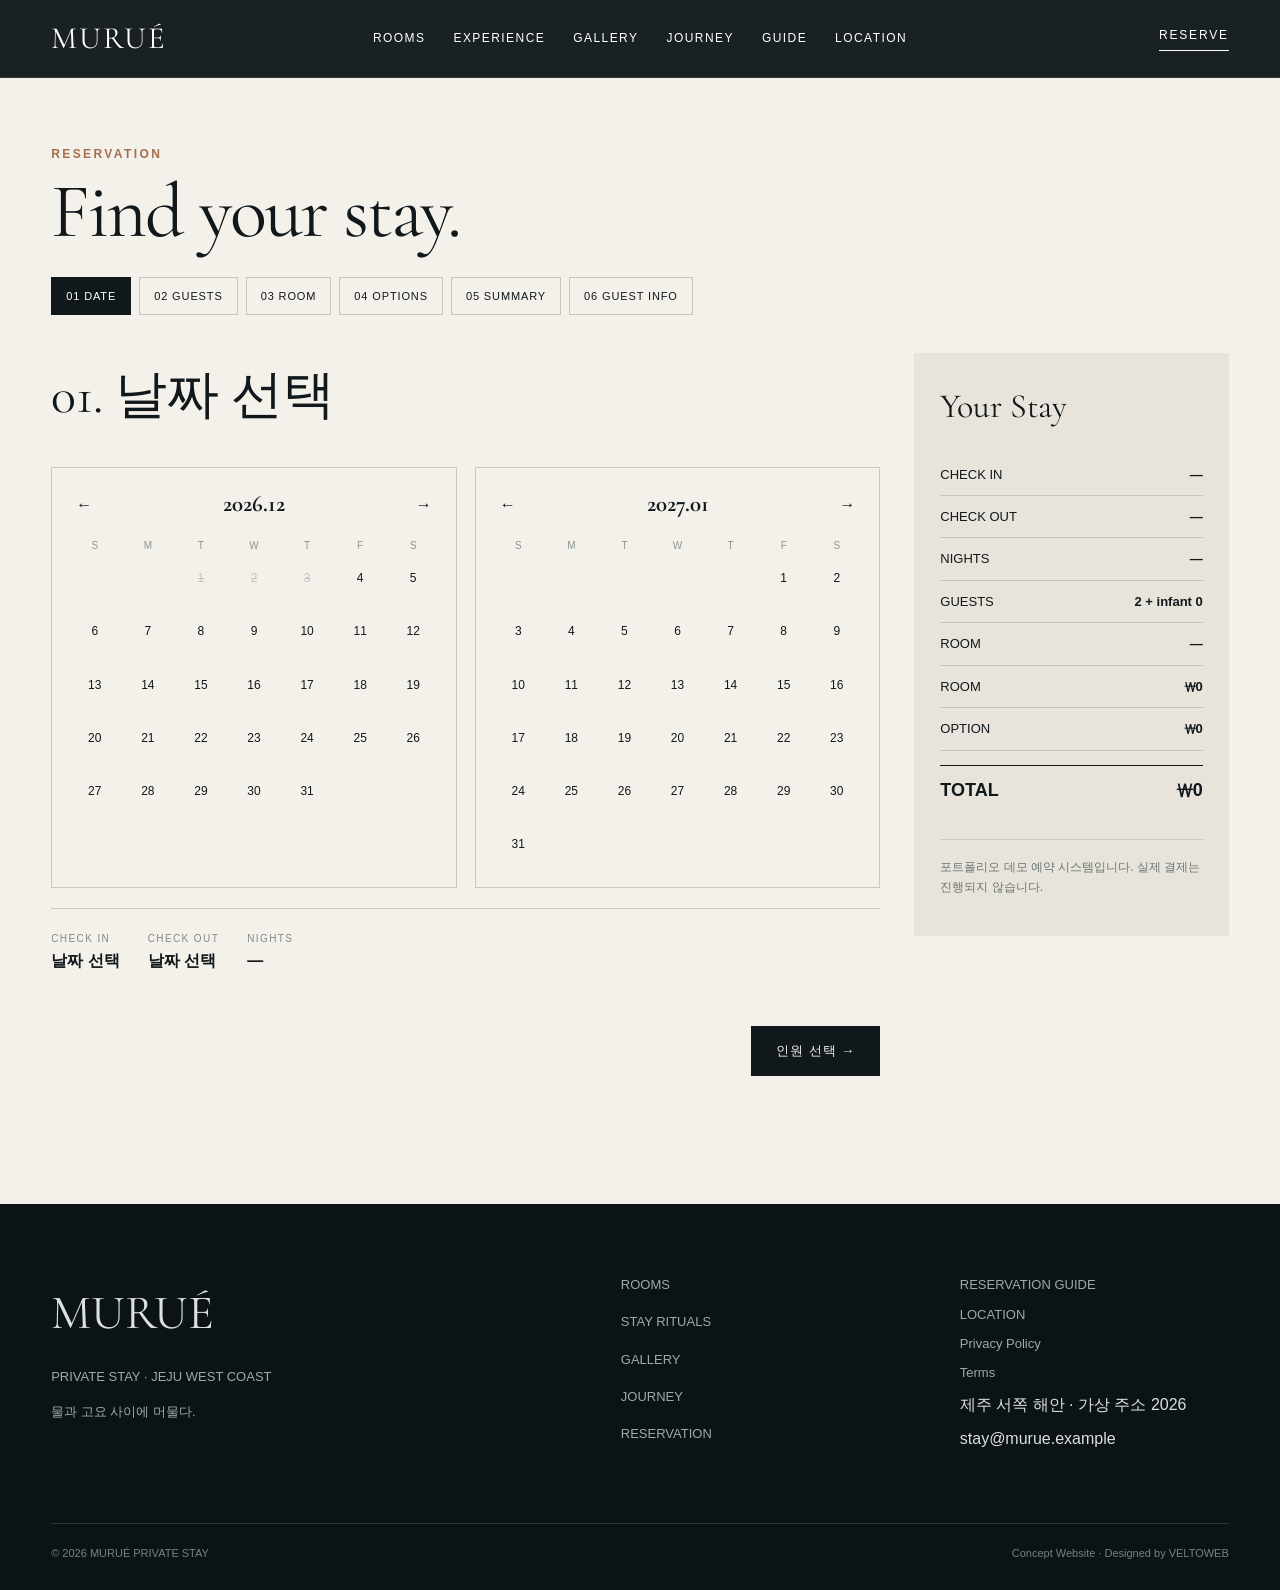
<file: reservation.html>
<!doctype html><html lang="ko"><head><meta charset="utf-8"><meta name="viewport" content="width=device-width,initial-scale=1,viewport-fit=cover"><meta name="description" content="MURUÉ PRIVATE STAY — 제주 서쪽 해안의 가상 프라이빗 스테이. VELTOWEB concept portfolio."><title>RESERVATION · MURUÉ</title><link rel="stylesheet" href="assets/css/style.css"><link rel="stylesheet" href="assets/css/responsive.css"></head><body data-inner="true"><header id="site-header" class="site-header"></header><section class="section" style="padding-top:140px"><div class="wrap" id="reservation-app"><span class="eyebrow">RESERVATION</span><h1 class="display-md" style="margin:10px 0 28px">Find your stay.</h1><div class="steps"><div class="step-pill active" data-step="1">01 DATE</div><div class="step-pill " data-step="2">02 GUESTS</div><div class="step-pill " data-step="3">03 ROOM</div><div class="step-pill " data-step="4">04 OPTIONS</div><div class="step-pill " data-step="5">05 SUMMARY</div><div class="step-pill " data-step="6">06 GUEST INFO</div></div><div class="res-wrap"><div><section class="res-panel active" data-step="1"><h2>01. 날짜 선택</h2><div class="calendar-wrap"><div class="cal"></div><div class="cal"></div></div><div class="date-summary" id="date-line"></div><div class="res-actions"><span></span><button class="btn solid" data-next="2">인원 선택 →</button></div></section><section class="res-panel" data-step="2"><h2>02. 인원 선택</h2><div id="guest-list"></div><div class="res-actions"><button class="btn" data-prev="1">← 이전</button><button class="btn solid" data-next="3">객실 보기 →</button></div></section><section class="res-panel" data-step="3"><h2>03. 객실 선택</h2><div id="room-choices"></div><div class="res-actions"><button class="btn" data-prev="2">← 이전</button><button class="btn solid" data-next="4">옵션 선택 →</button></div></section><section class="res-panel" data-step="4"><h2>04. 옵션 선택</h2><div class="option-list" id="option-list"></div><div class="res-actions"><button class="btn" data-prev="3">← 이전</button><button class="btn solid" data-next="5">요약 확인 →</button></div></section><section class="res-panel" data-step="5"><h2>05. 예약 요약</h2><p class="lead">선택한 일정과 객실, 옵션의 총액을 확인합니다.</p><div id="summary-inline"></div><div class="res-actions"><button class="btn" data-prev="4">← 이전</button><button class="btn solid" data-next="6">투숙자 정보 →</button></div></section><section class="res-panel" data-step="6"><h2>06. 투숙자 정보</h2><form id="guest-form"><div class="form-grid"><div class="field"><label for="name">NAME *</label><input id="name" autocomplete="name"><span class="error"></span></div><div class="field"><label for="phone">PHONE *</label><input id="phone" autocomplete="tel"><span class="error"></span></div><div class="field full"><label for="email">EMAIL *</label><input id="email" type="email" autocomplete="email"><span class="error"></span></div><div class="field full"><label for="request">SPECIAL REQUEST</label><textarea id="request"></textarea><span class="error"></span></div></div><div class="res-actions"><button class="btn" type="button" data-prev="5">← 이전</button><button class="btn copper" type="submit">예약 요청하기</button></div></form></section></div><aside class="summary-card" id="summary-card"></aside></div></div></section><div class="success-modal" id="success-modal"><div class="success-box"><span class="eyebrow">RESERVATION REQUEST COMPLETE</span><h2>Thank you.</h2><p>예약 요청이 접수된 것처럼 동작하는 데모 화면입니다. 실제 숙박 예약, 결제, 개인정보 전송은 이루어지지 않습니다.</p><p class="demo-note">포트폴리오 데모 사이트로 실제 예약 및 결제는 진행되지 않습니다.</p><button class="btn solid" id="success-close">확인</button></div></div><footer id="site-footer"></footer><div class="lightbox" id="lightbox" role="dialog" aria-modal="true" aria-label="이미지 전체보기"><button class="lb-close" aria-label="닫기">×</button><button class="lb-prev" aria-label="이전">←</button><img class="lb-img" alt="갤러리 전체보기"><button class="lb-next" aria-label="다음">→</button><div class="lb-count"></div></div><script src="assets/js/data.js"></script><script src="assets/js/main.js"></script><script src="assets/js/reservation.js"></script></body></html>
</file>
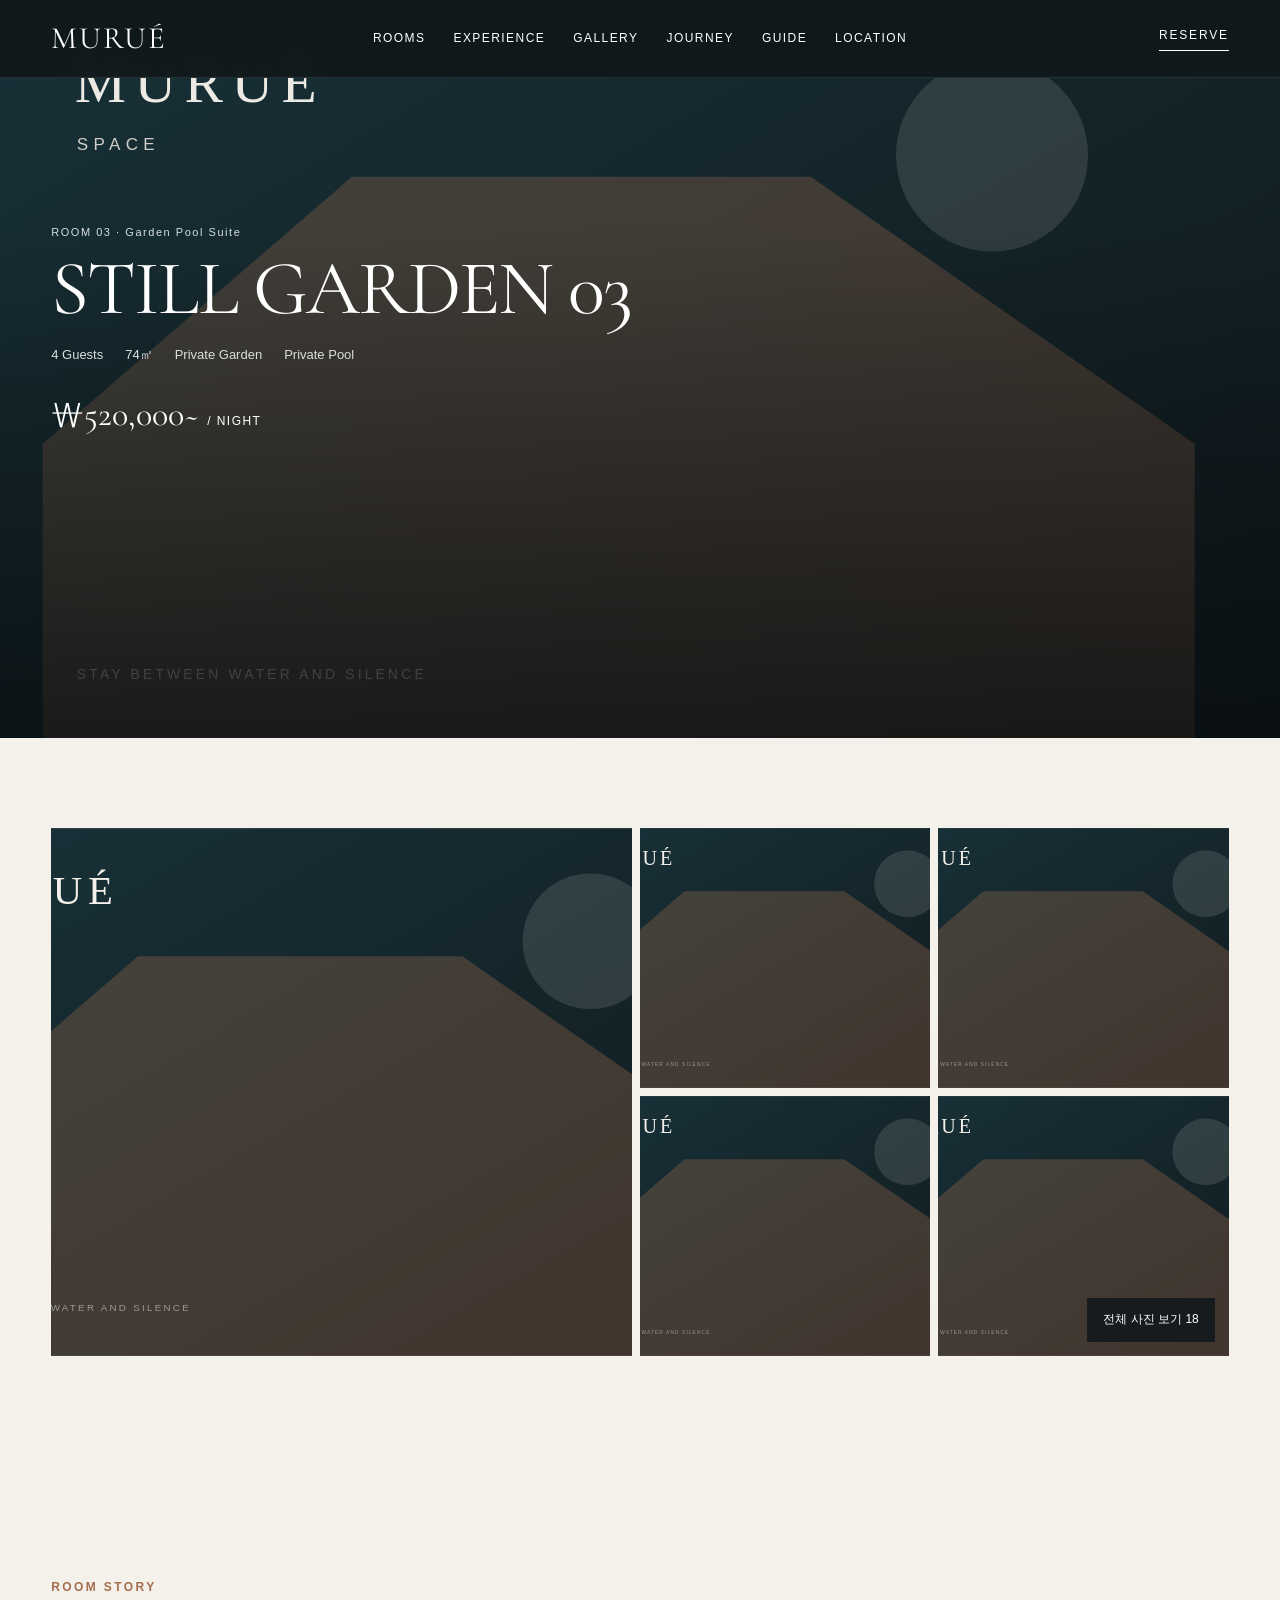
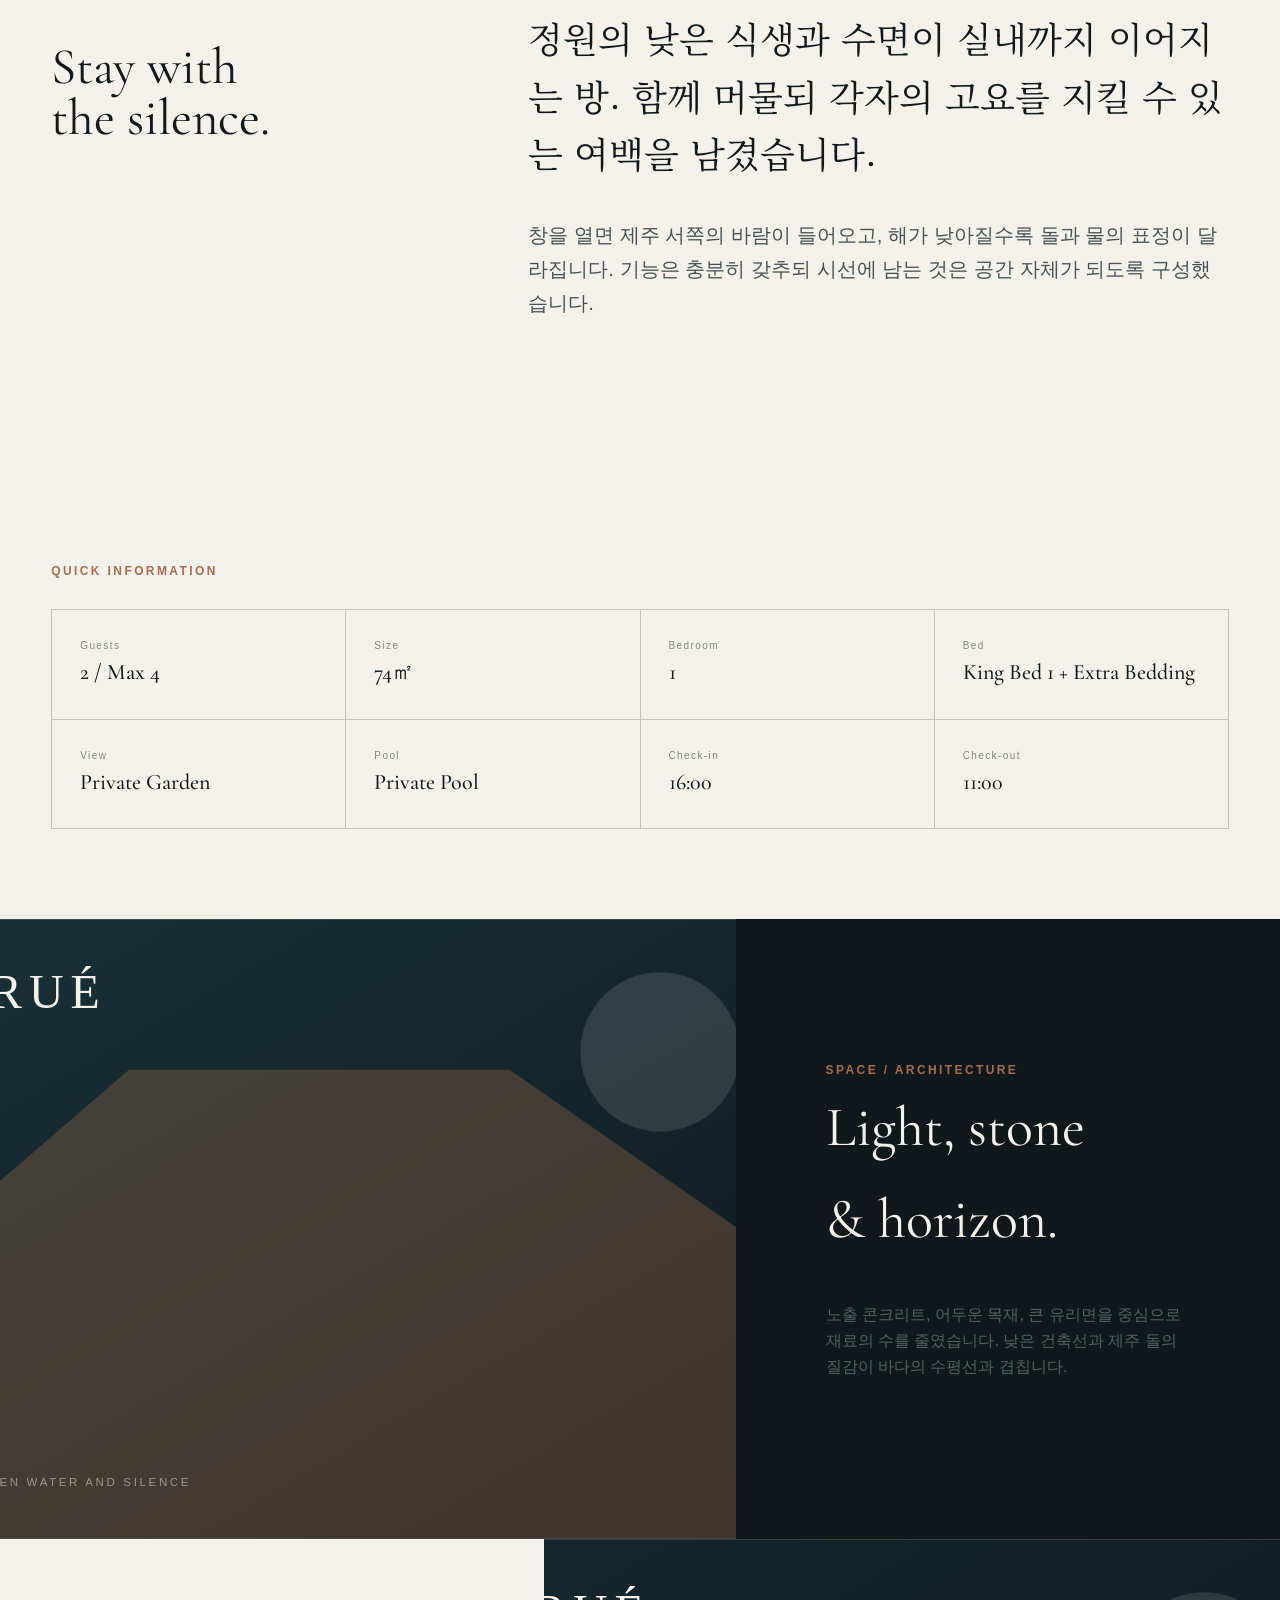
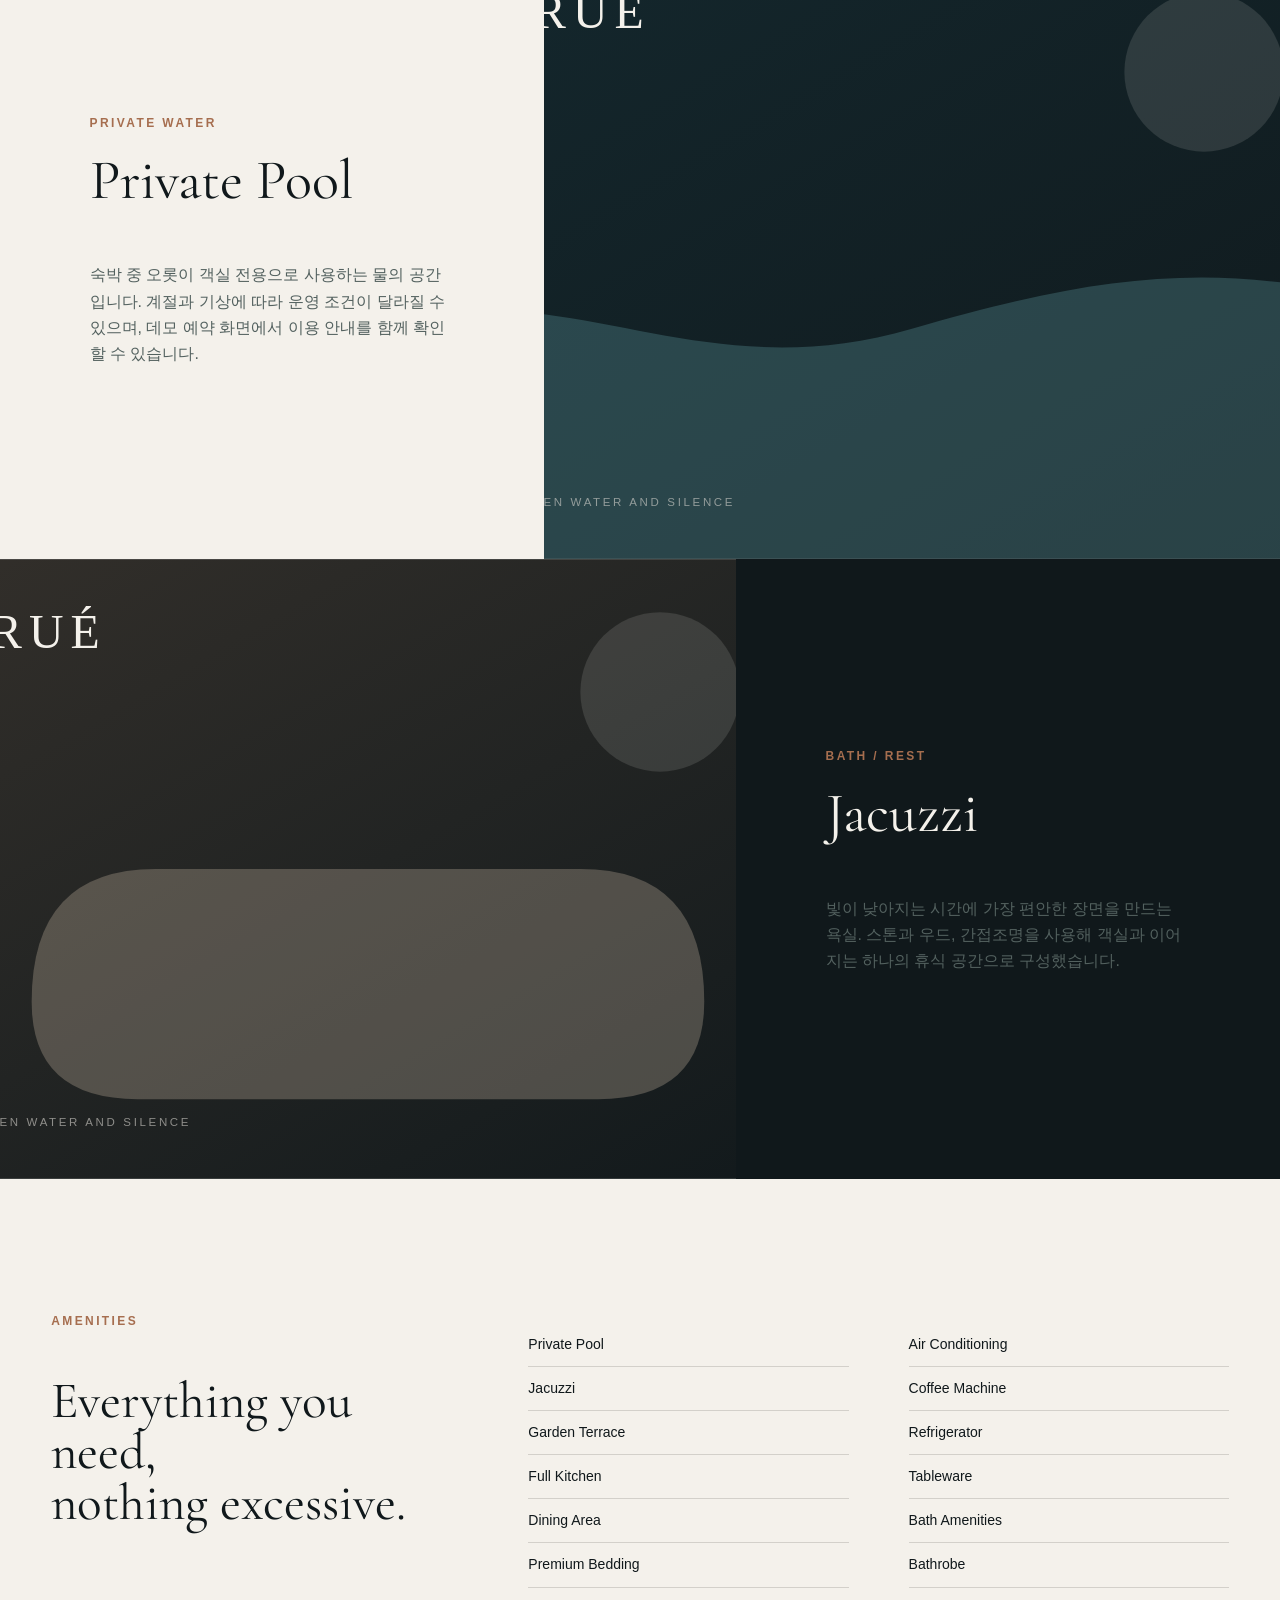
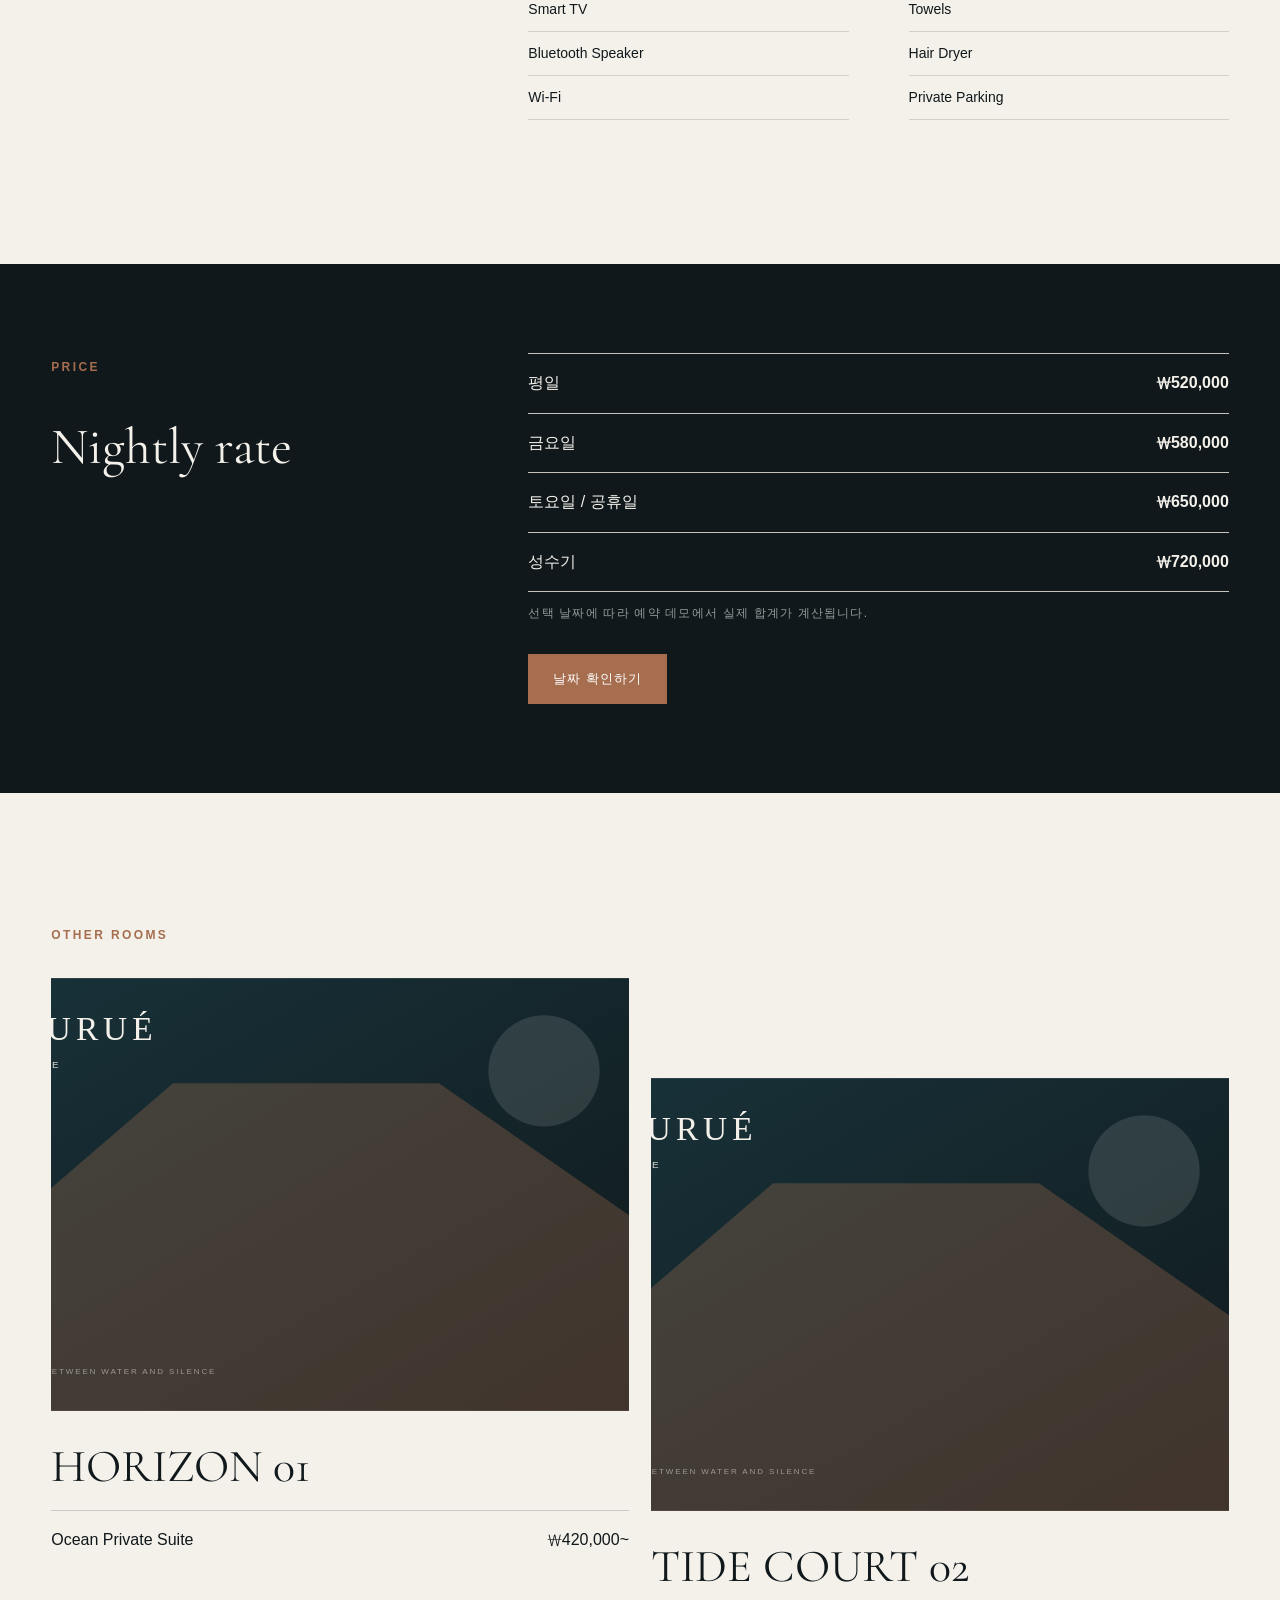
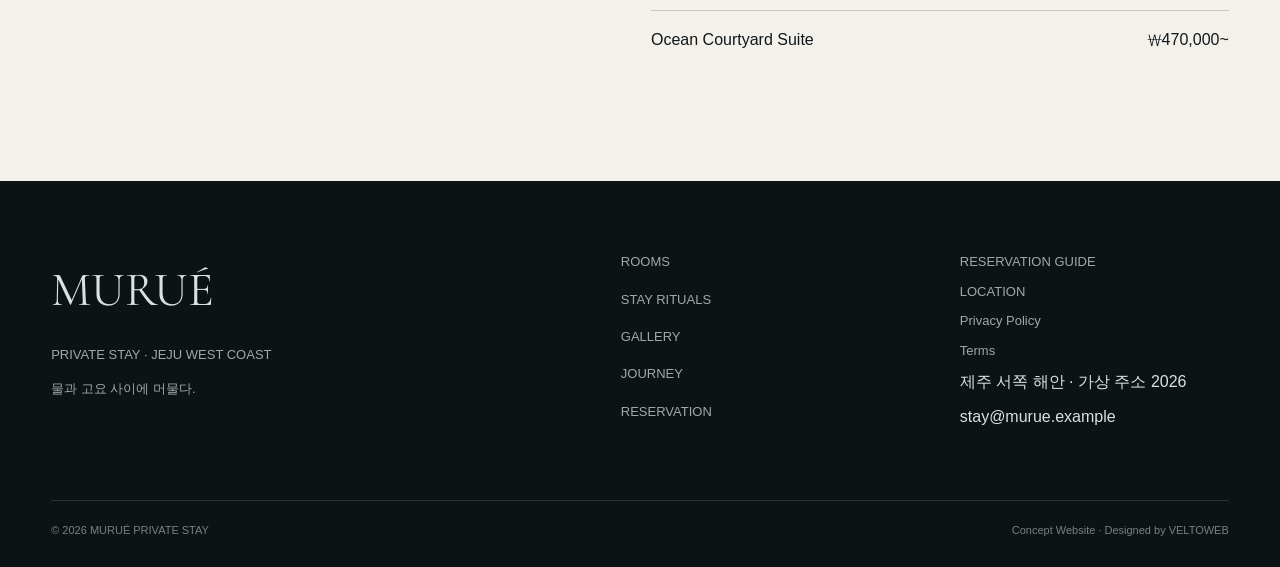
<file: room-garden.html>
<!doctype html><html lang="ko"><head><meta charset="utf-8"><meta name="viewport" content="width=device-width,initial-scale=1,viewport-fit=cover"><meta name="description" content="MURUÉ PRIVATE STAY — 제주 서쪽 해안의 가상 프라이빗 스테이. VELTOWEB concept portfolio."><title>STILL GARDEN 03 · MURUÉ</title><link rel="stylesheet" href="assets/css/style.css"><link rel="stylesheet" href="assets/css/responsive.css"></head><body data-inner="true" data-room="garden"><header id="site-header" class="site-header"></header><main id="room-detail"></main><div class="sticky-room-bar"></div><footer id="site-footer"></footer><div class="lightbox" id="lightbox" role="dialog" aria-modal="true" aria-label="이미지 전체보기"><button class="lb-close" aria-label="닫기">×</button><button class="lb-prev" aria-label="이전">←</button><img class="lb-img" alt="갤러리 전체보기"><button class="lb-next" aria-label="다음">→</button><div class="lb-count"></div></div><script src="assets/js/data.js"></script><script src="assets/js/main.js"></script></body></html>
</file>
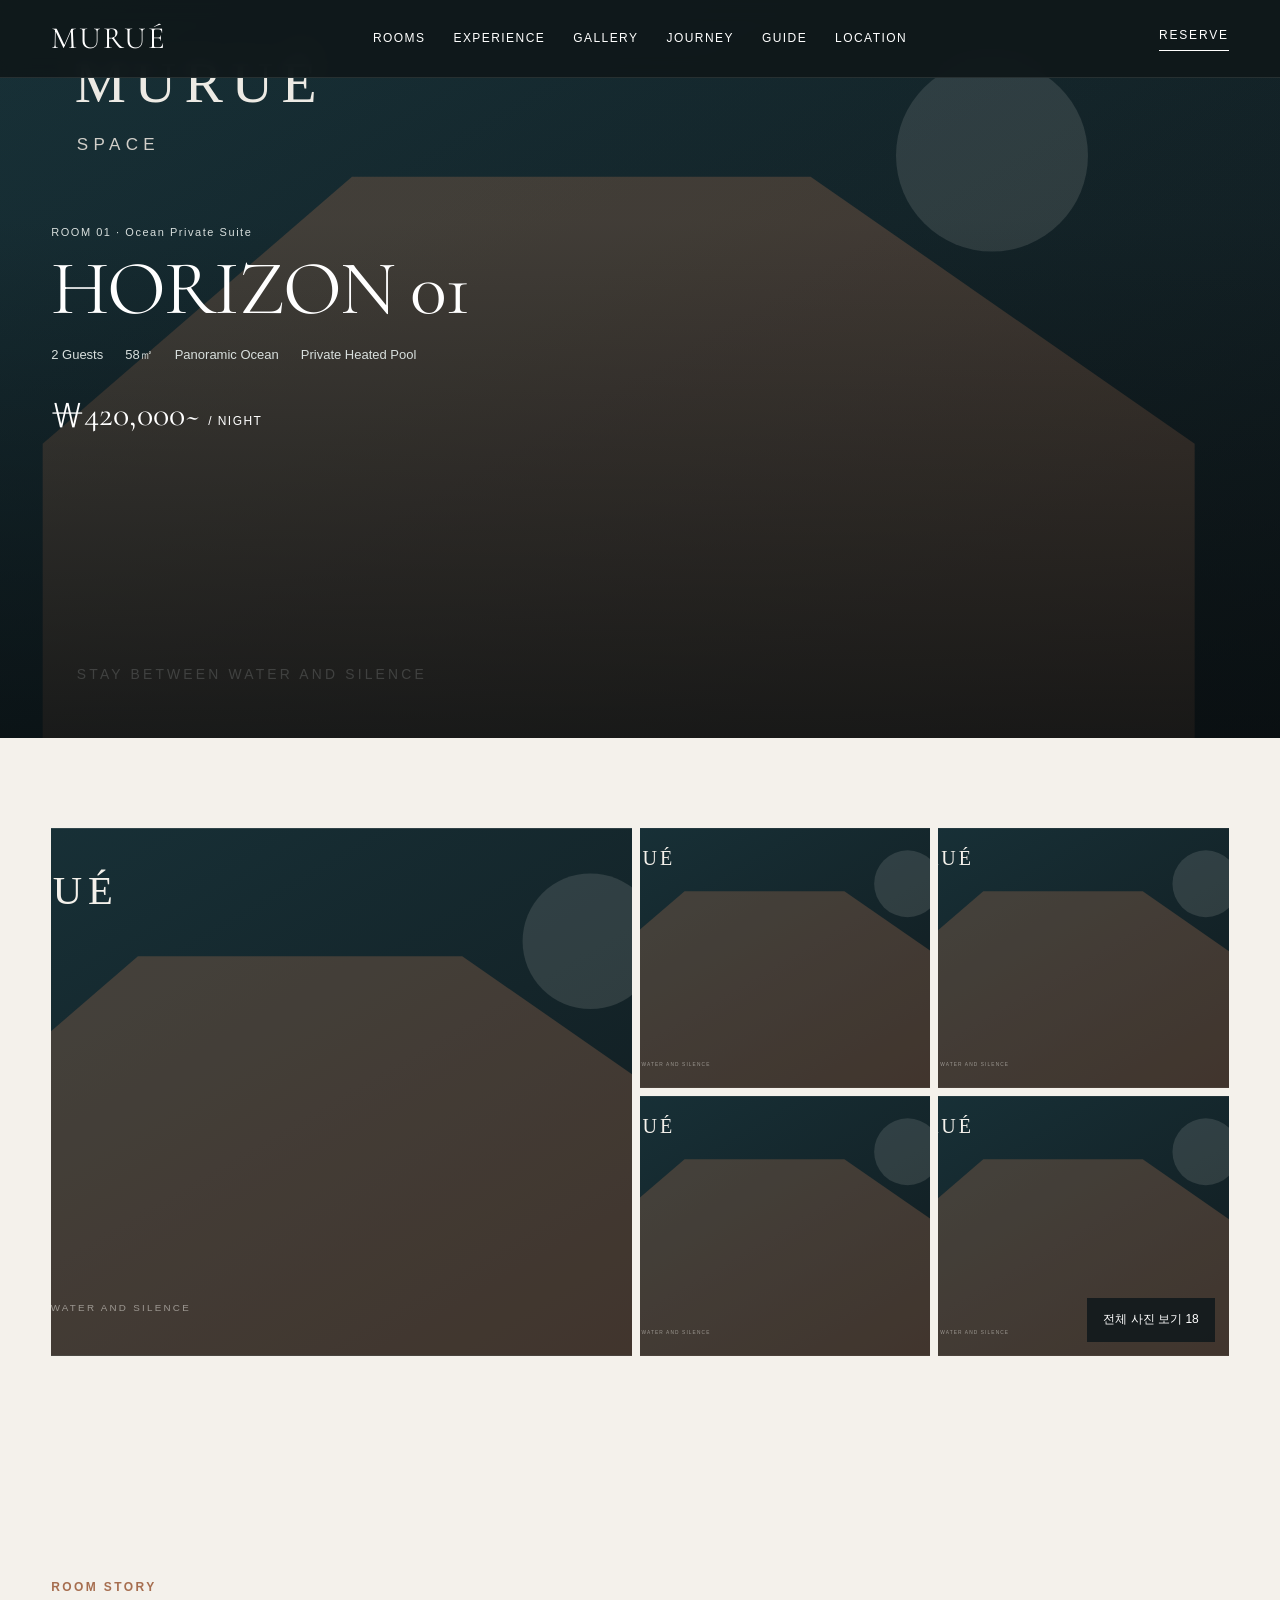
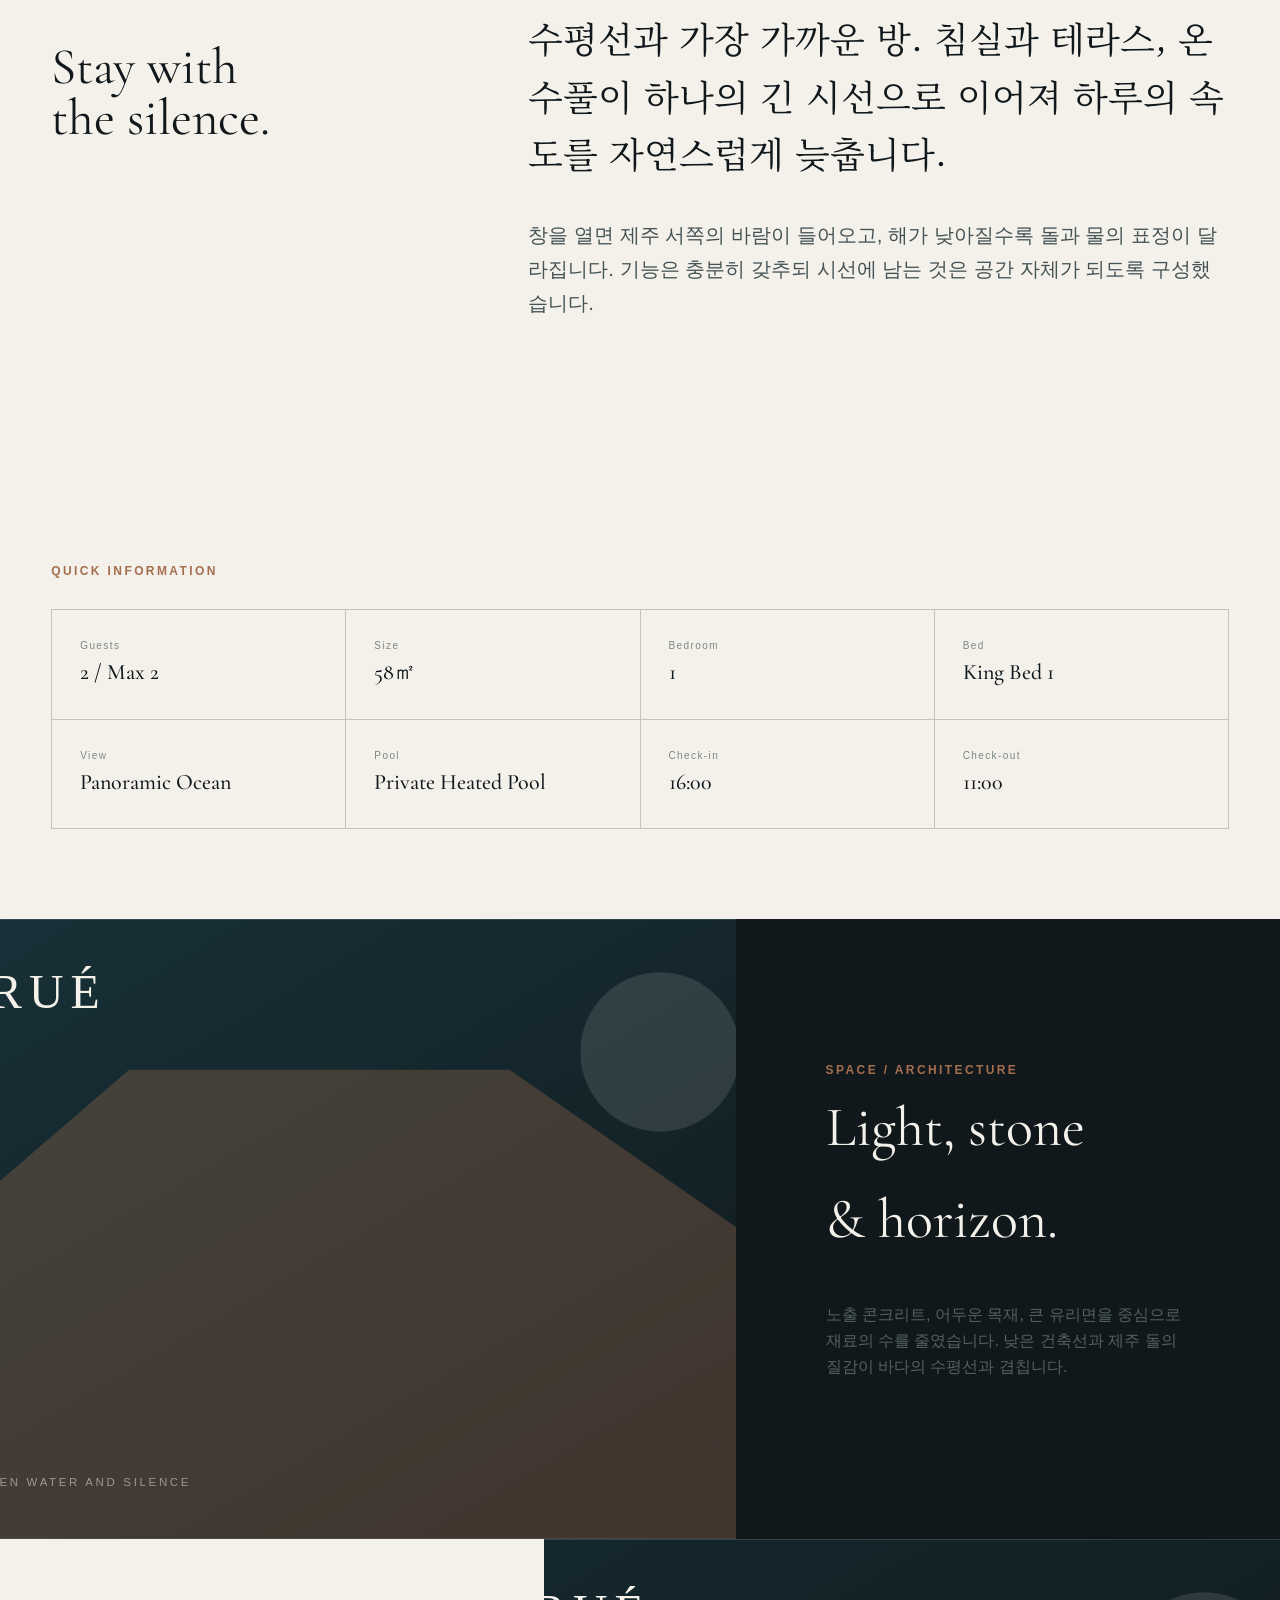
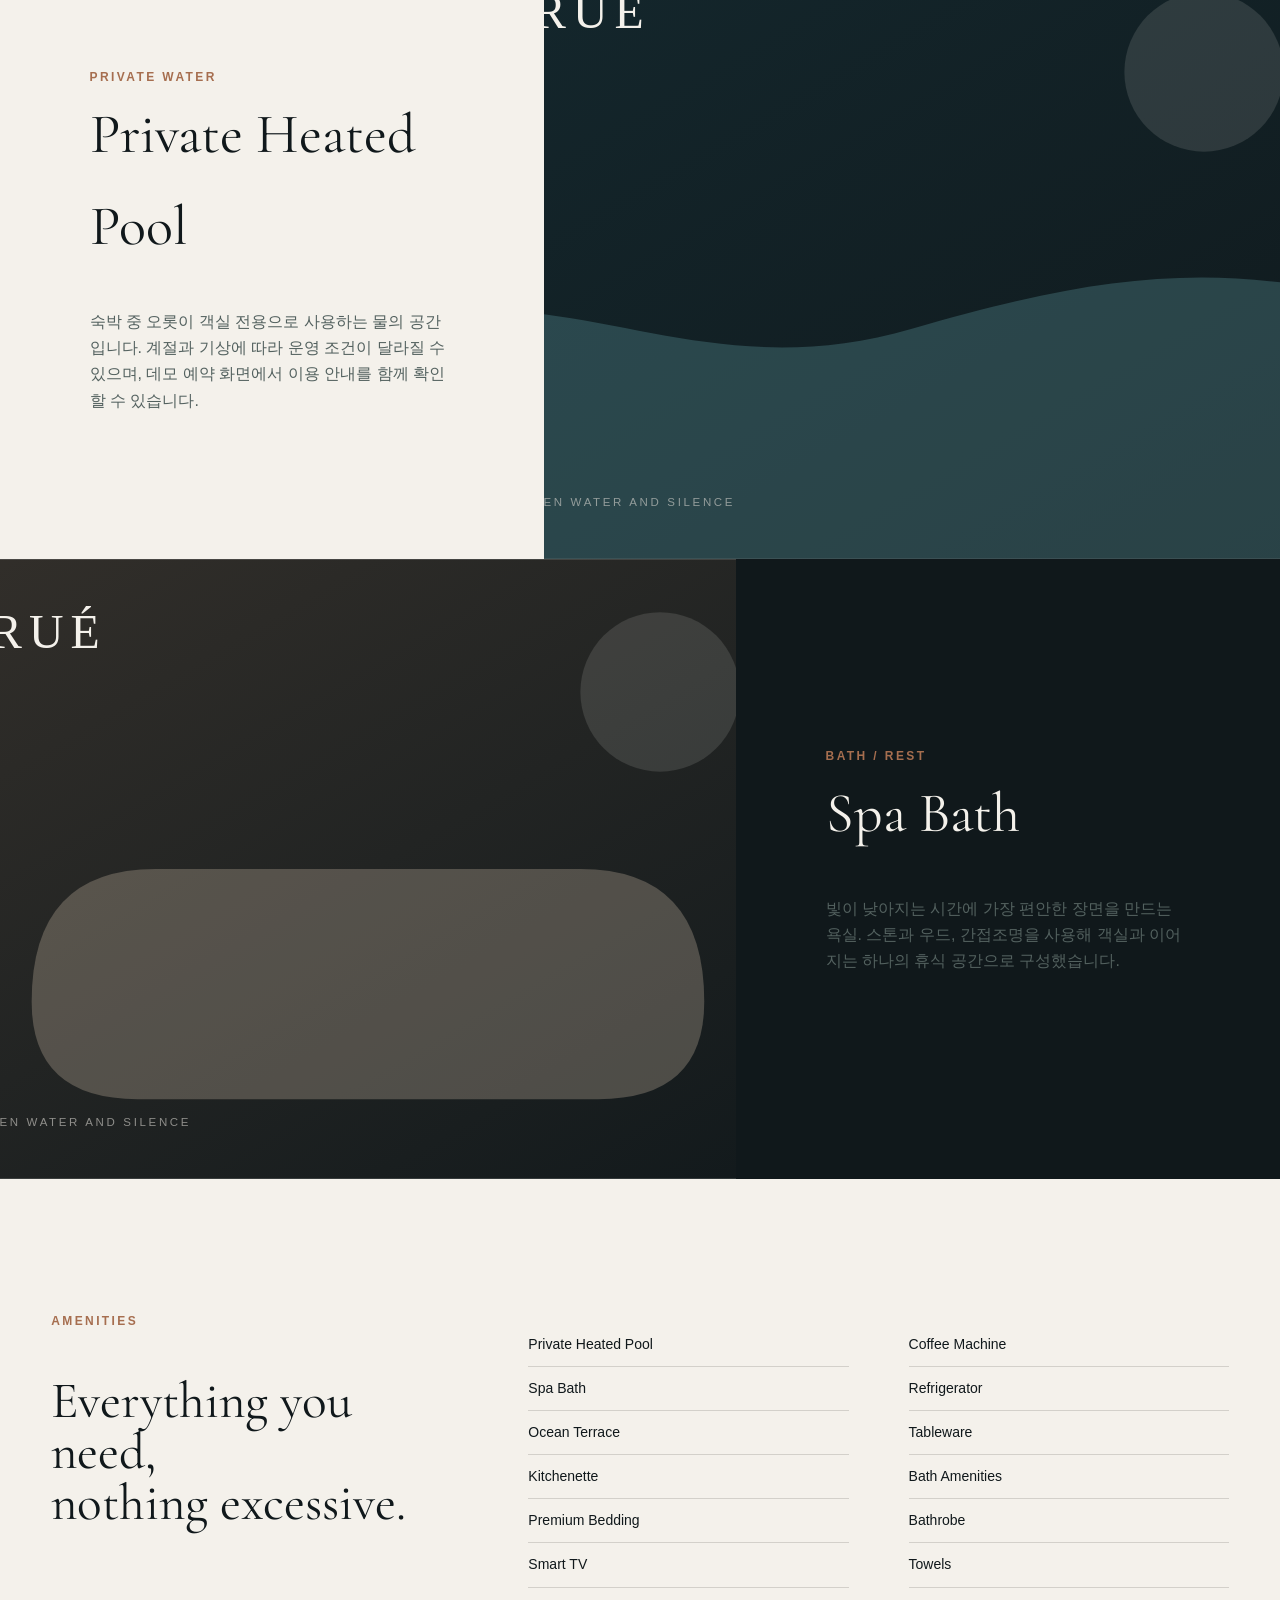
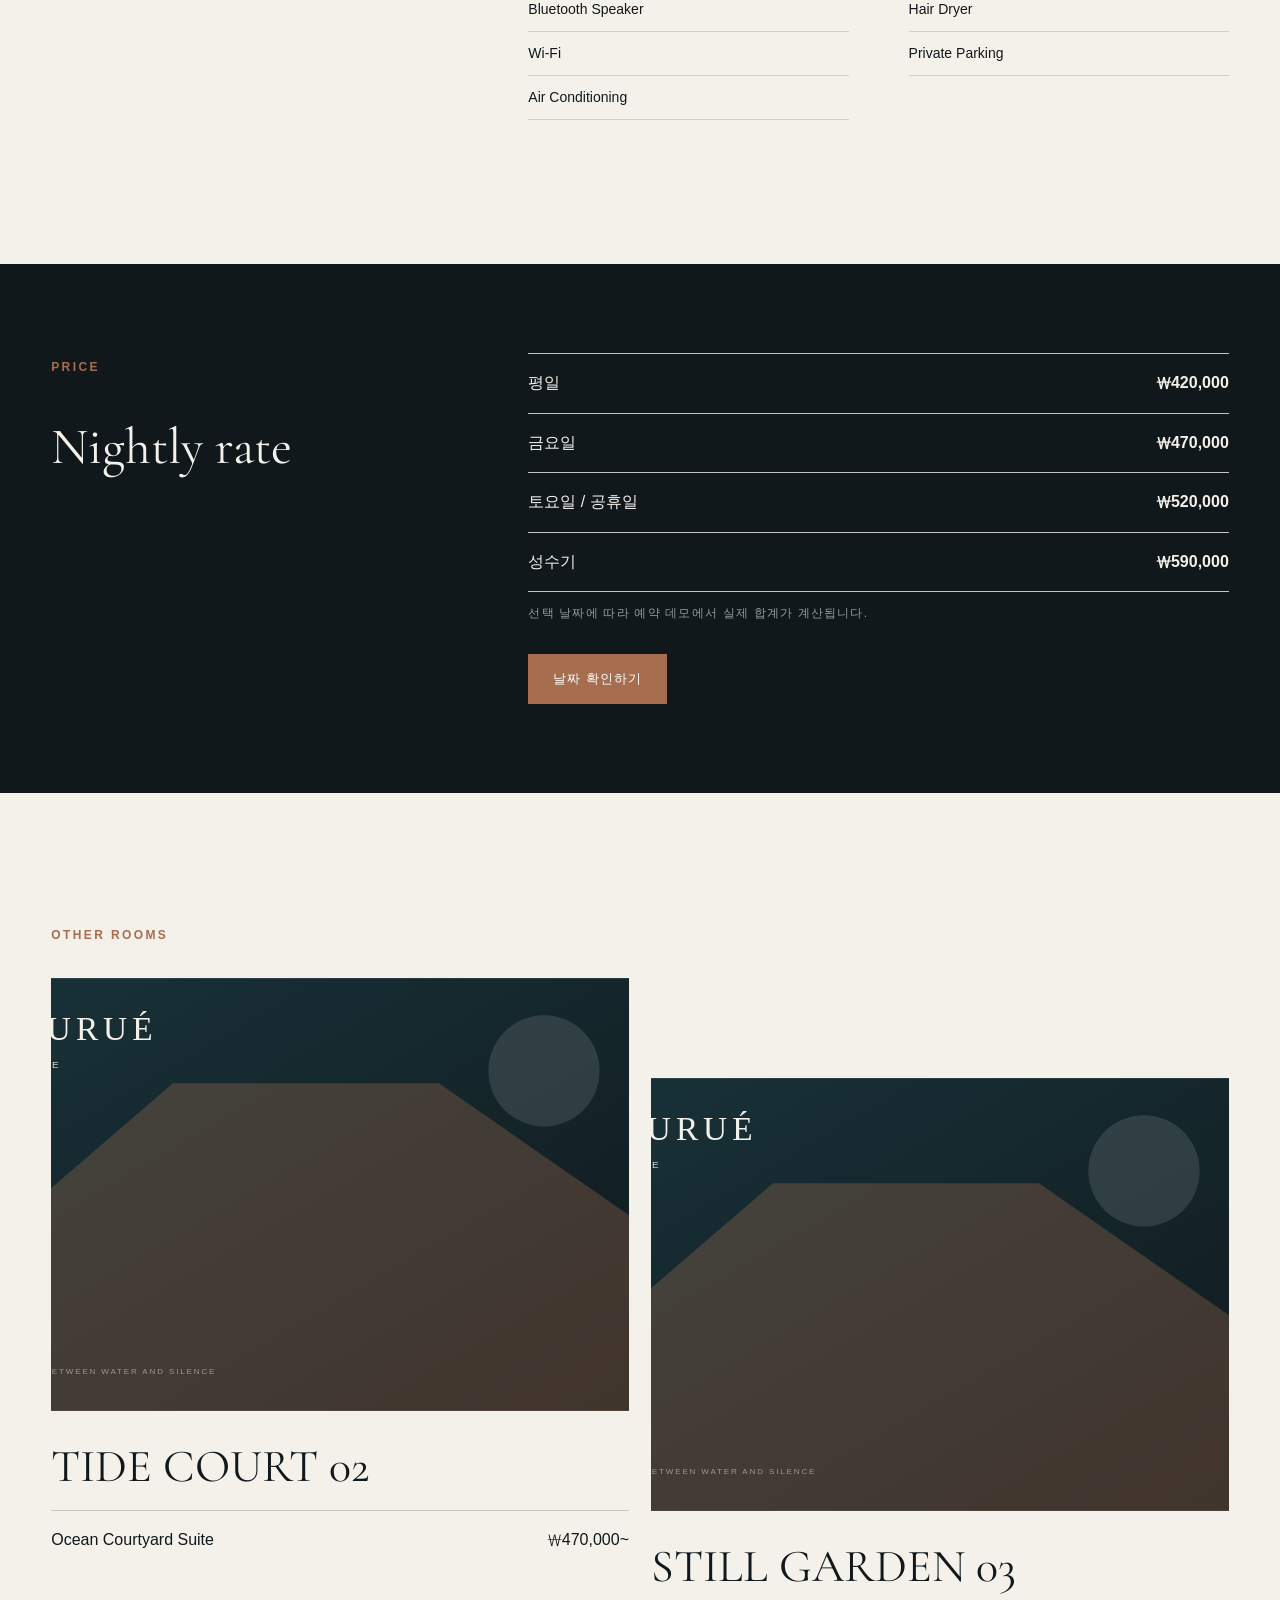
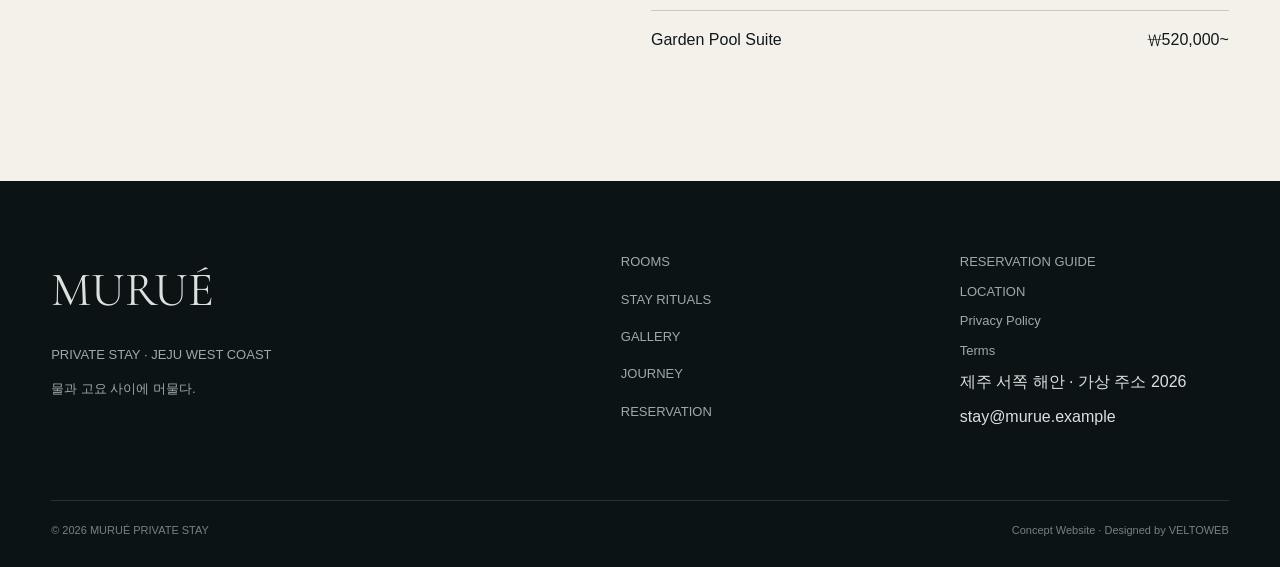
<file: room-horizon.html>
<!doctype html><html lang="ko"><head><meta charset="utf-8"><meta name="viewport" content="width=device-width,initial-scale=1,viewport-fit=cover"><meta name="description" content="MURUÉ PRIVATE STAY — 제주 서쪽 해안의 가상 프라이빗 스테이. VELTOWEB concept portfolio."><title>HORIZON 01 · MURUÉ</title><link rel="stylesheet" href="assets/css/style.css"><link rel="stylesheet" href="assets/css/responsive.css"></head><body data-inner="true" data-room="horizon"><header id="site-header" class="site-header"></header><main id="room-detail"></main><div class="sticky-room-bar"></div><footer id="site-footer"></footer><div class="lightbox" id="lightbox" role="dialog" aria-modal="true" aria-label="이미지 전체보기"><button class="lb-close" aria-label="닫기">×</button><button class="lb-prev" aria-label="이전">←</button><img class="lb-img" alt="갤러리 전체보기"><button class="lb-next" aria-label="다음">→</button><div class="lb-count"></div></div><script src="assets/js/data.js"></script><script src="assets/js/main.js"></script></body></html>
</file>
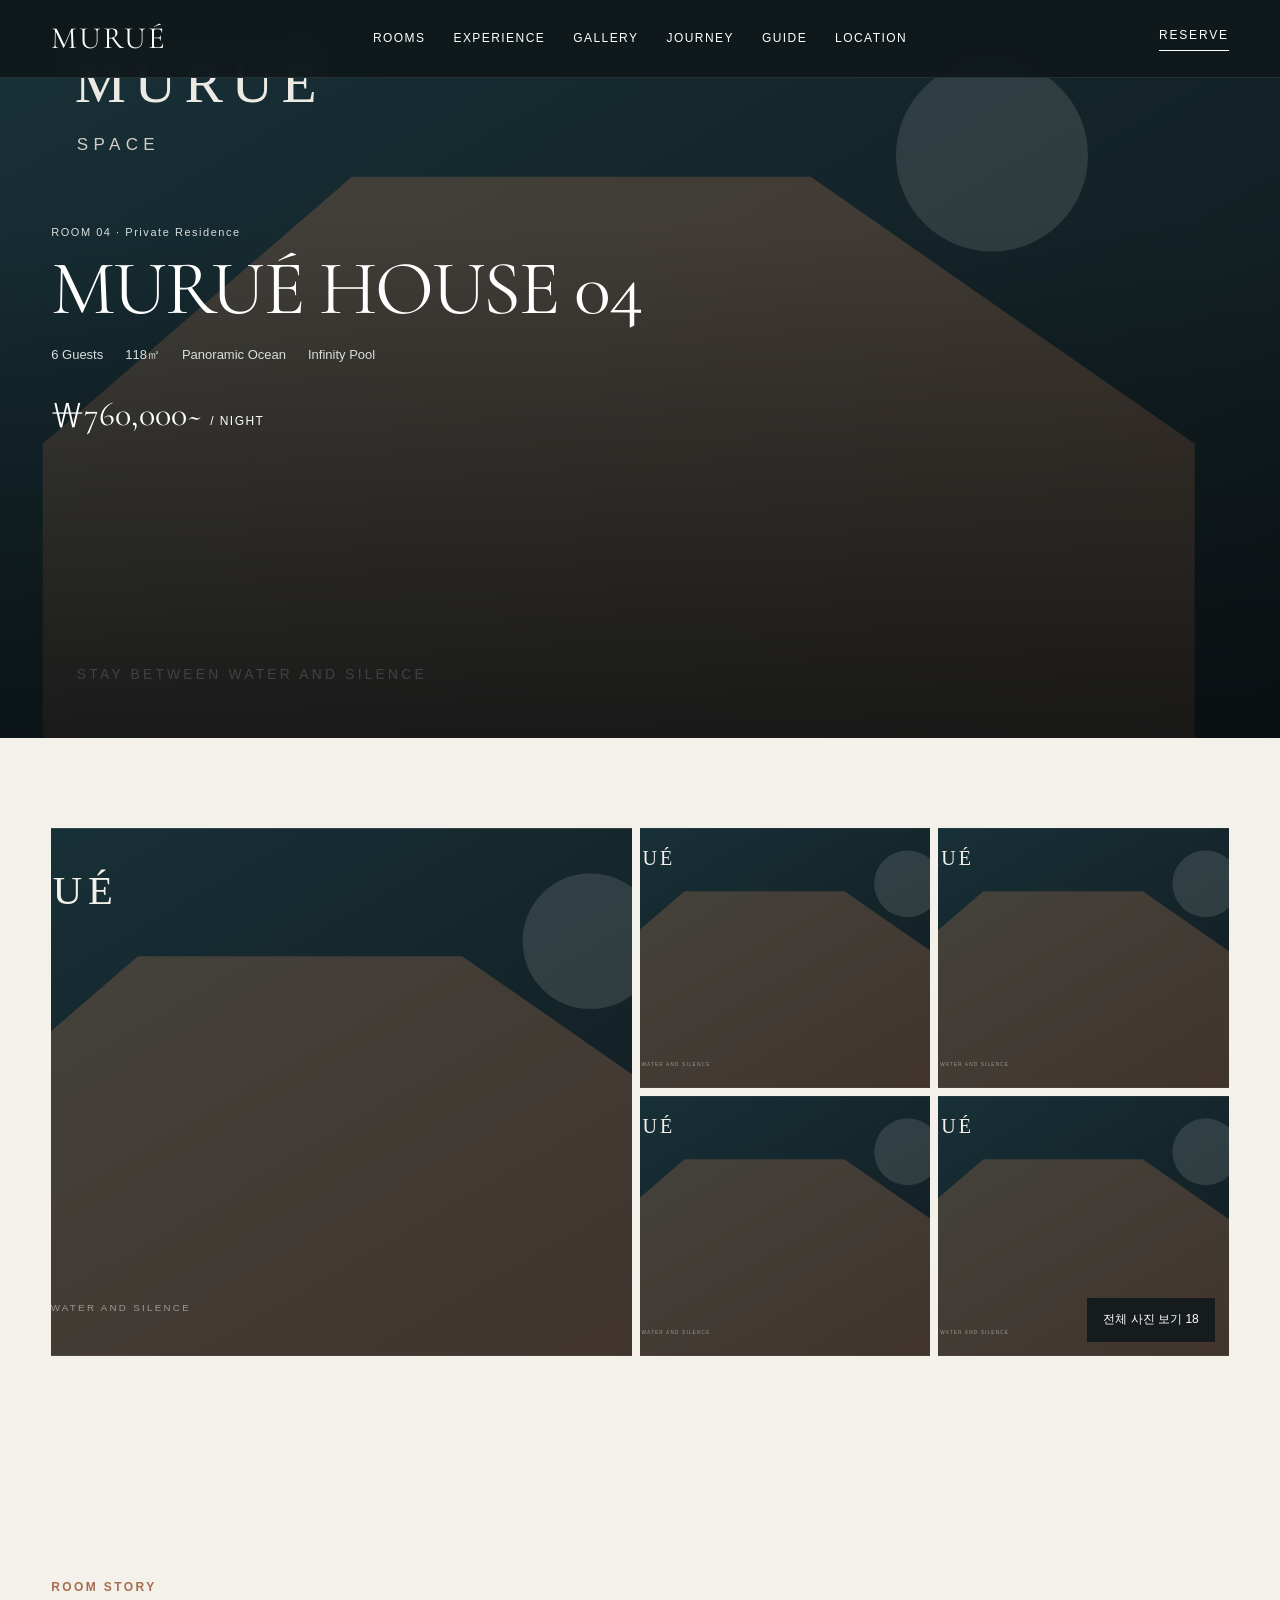
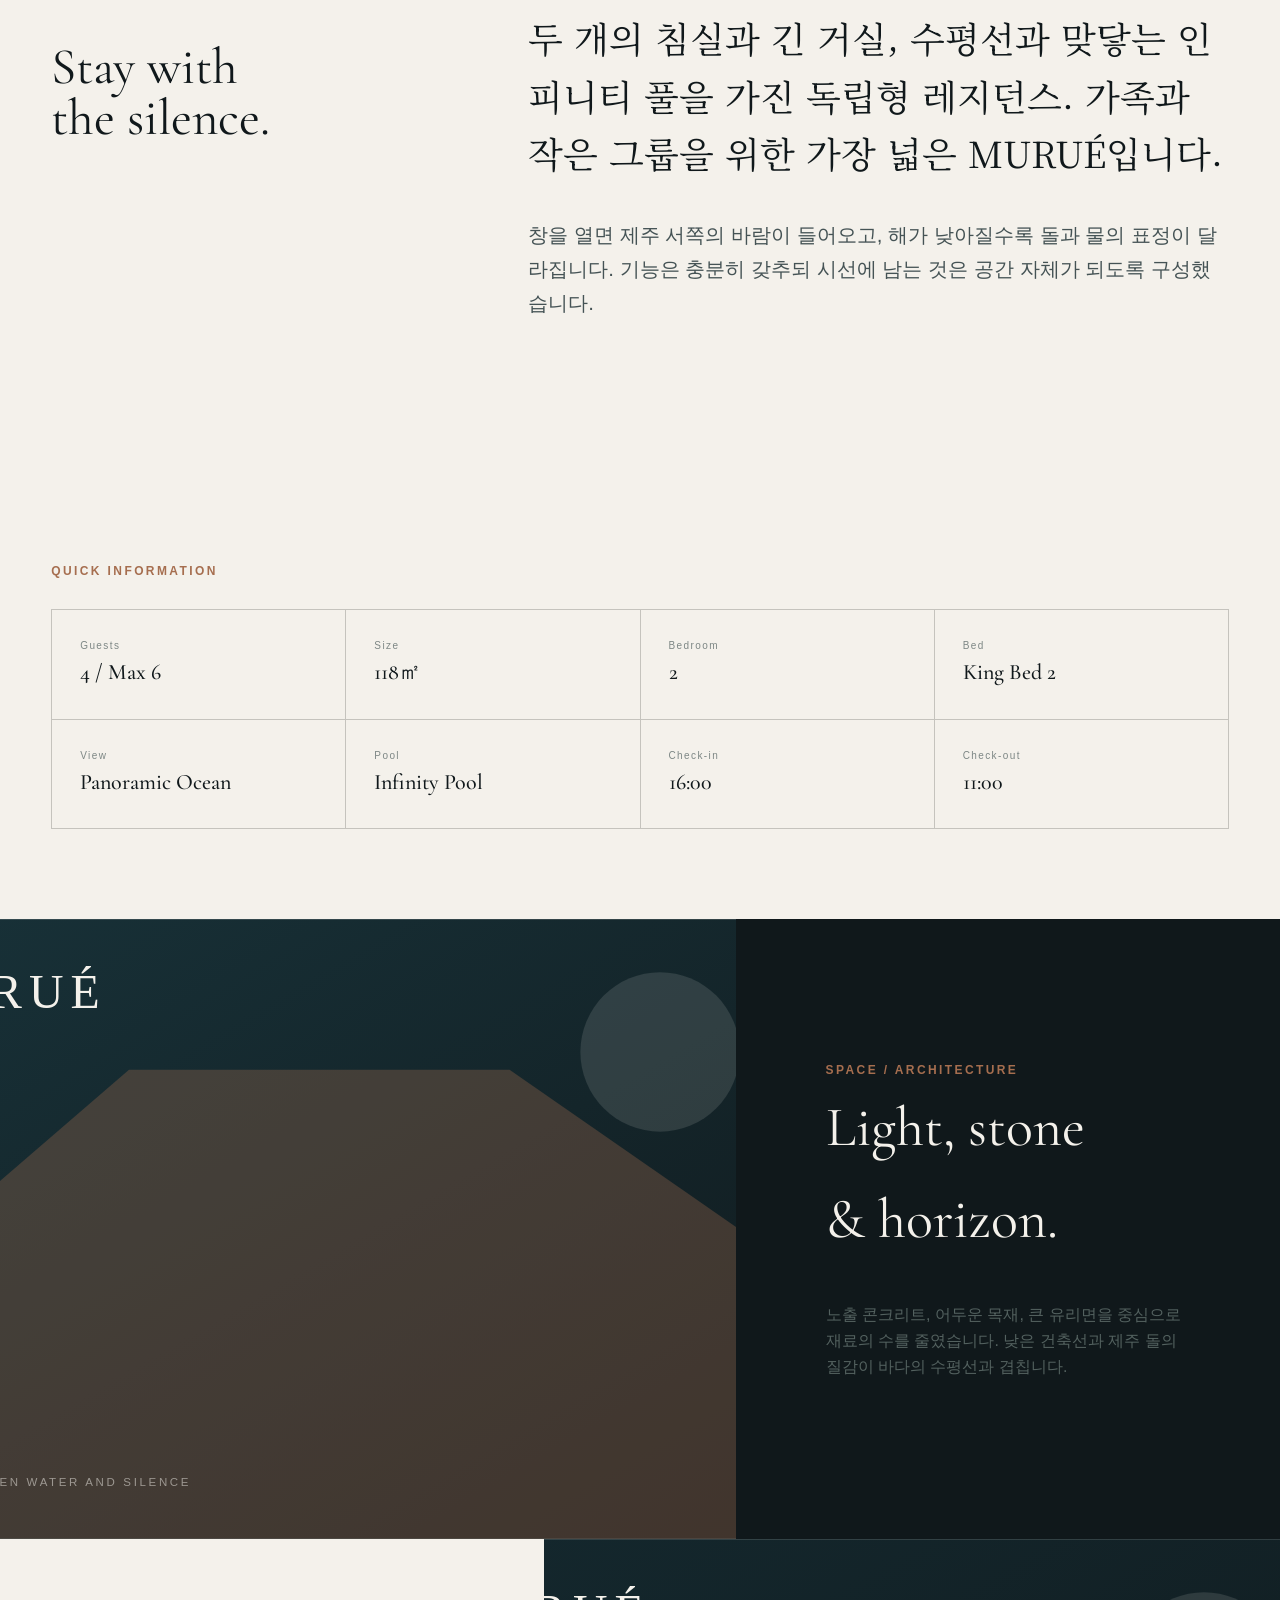
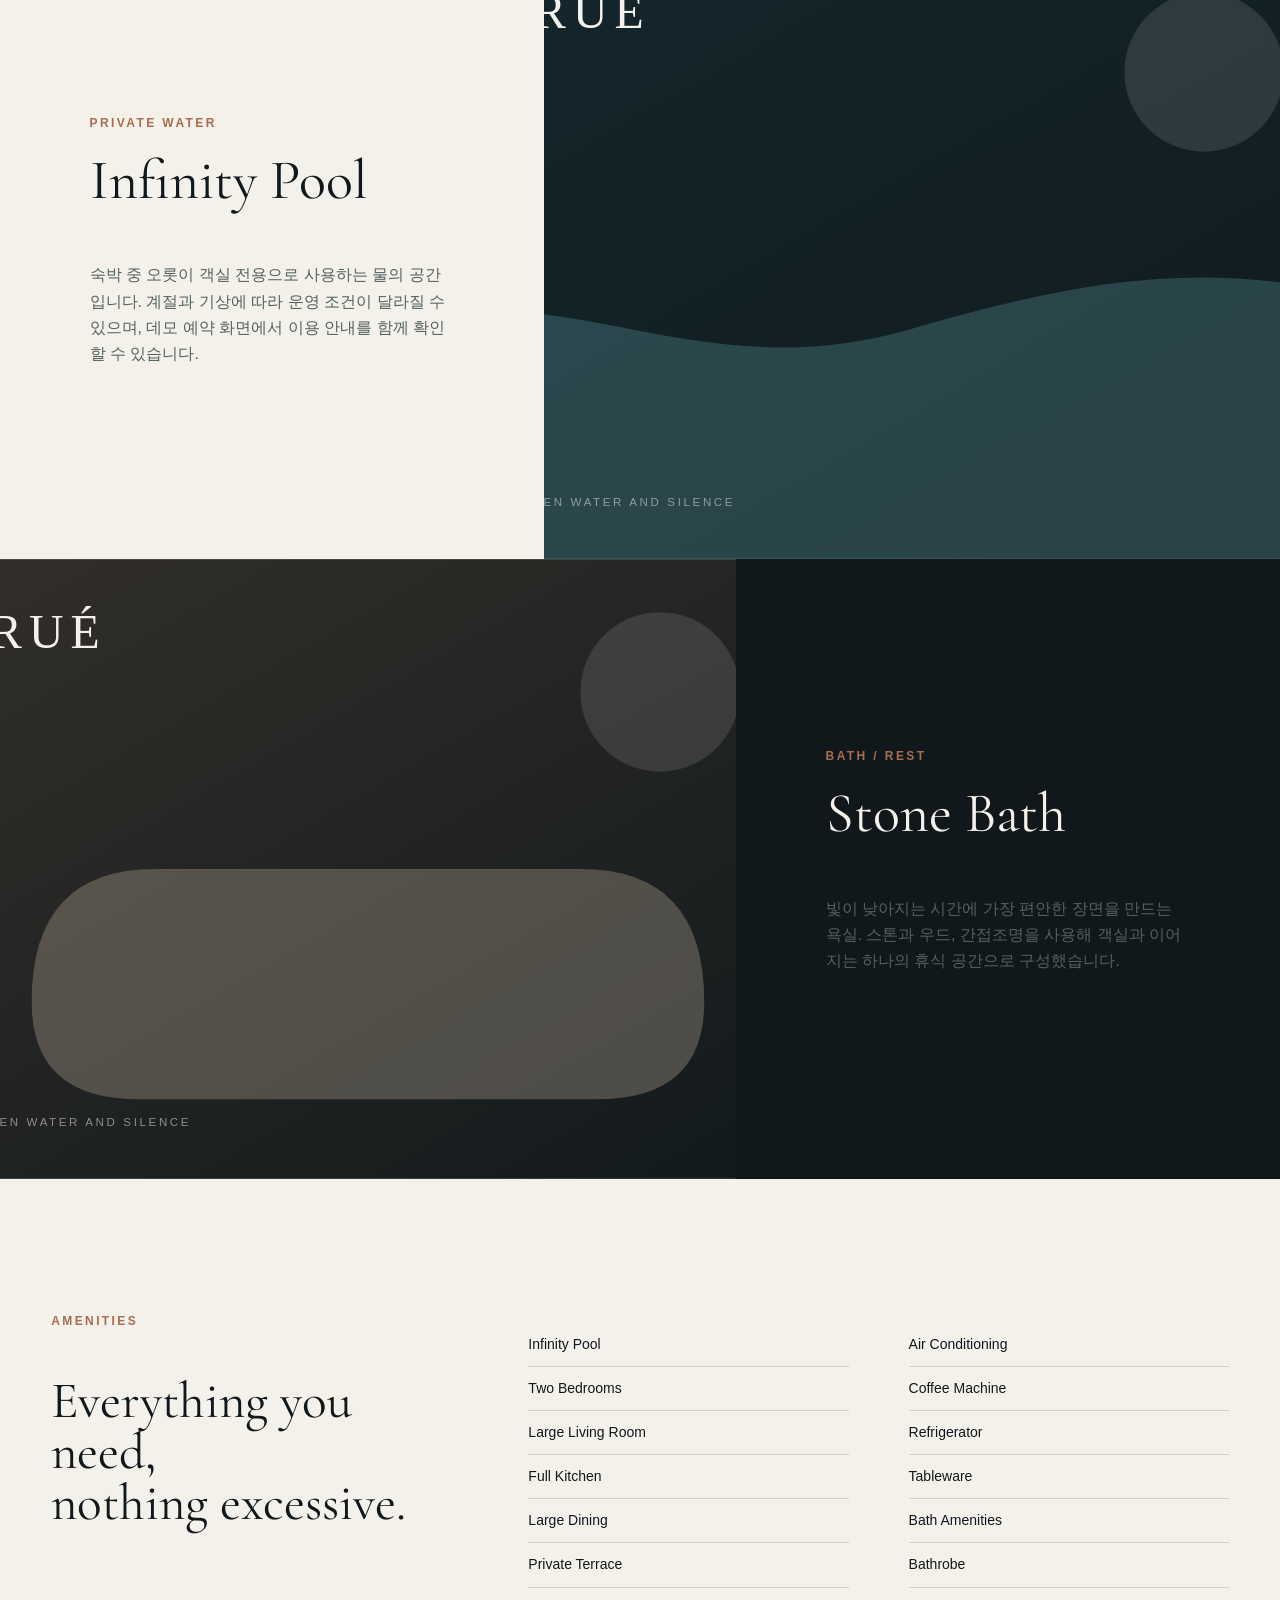
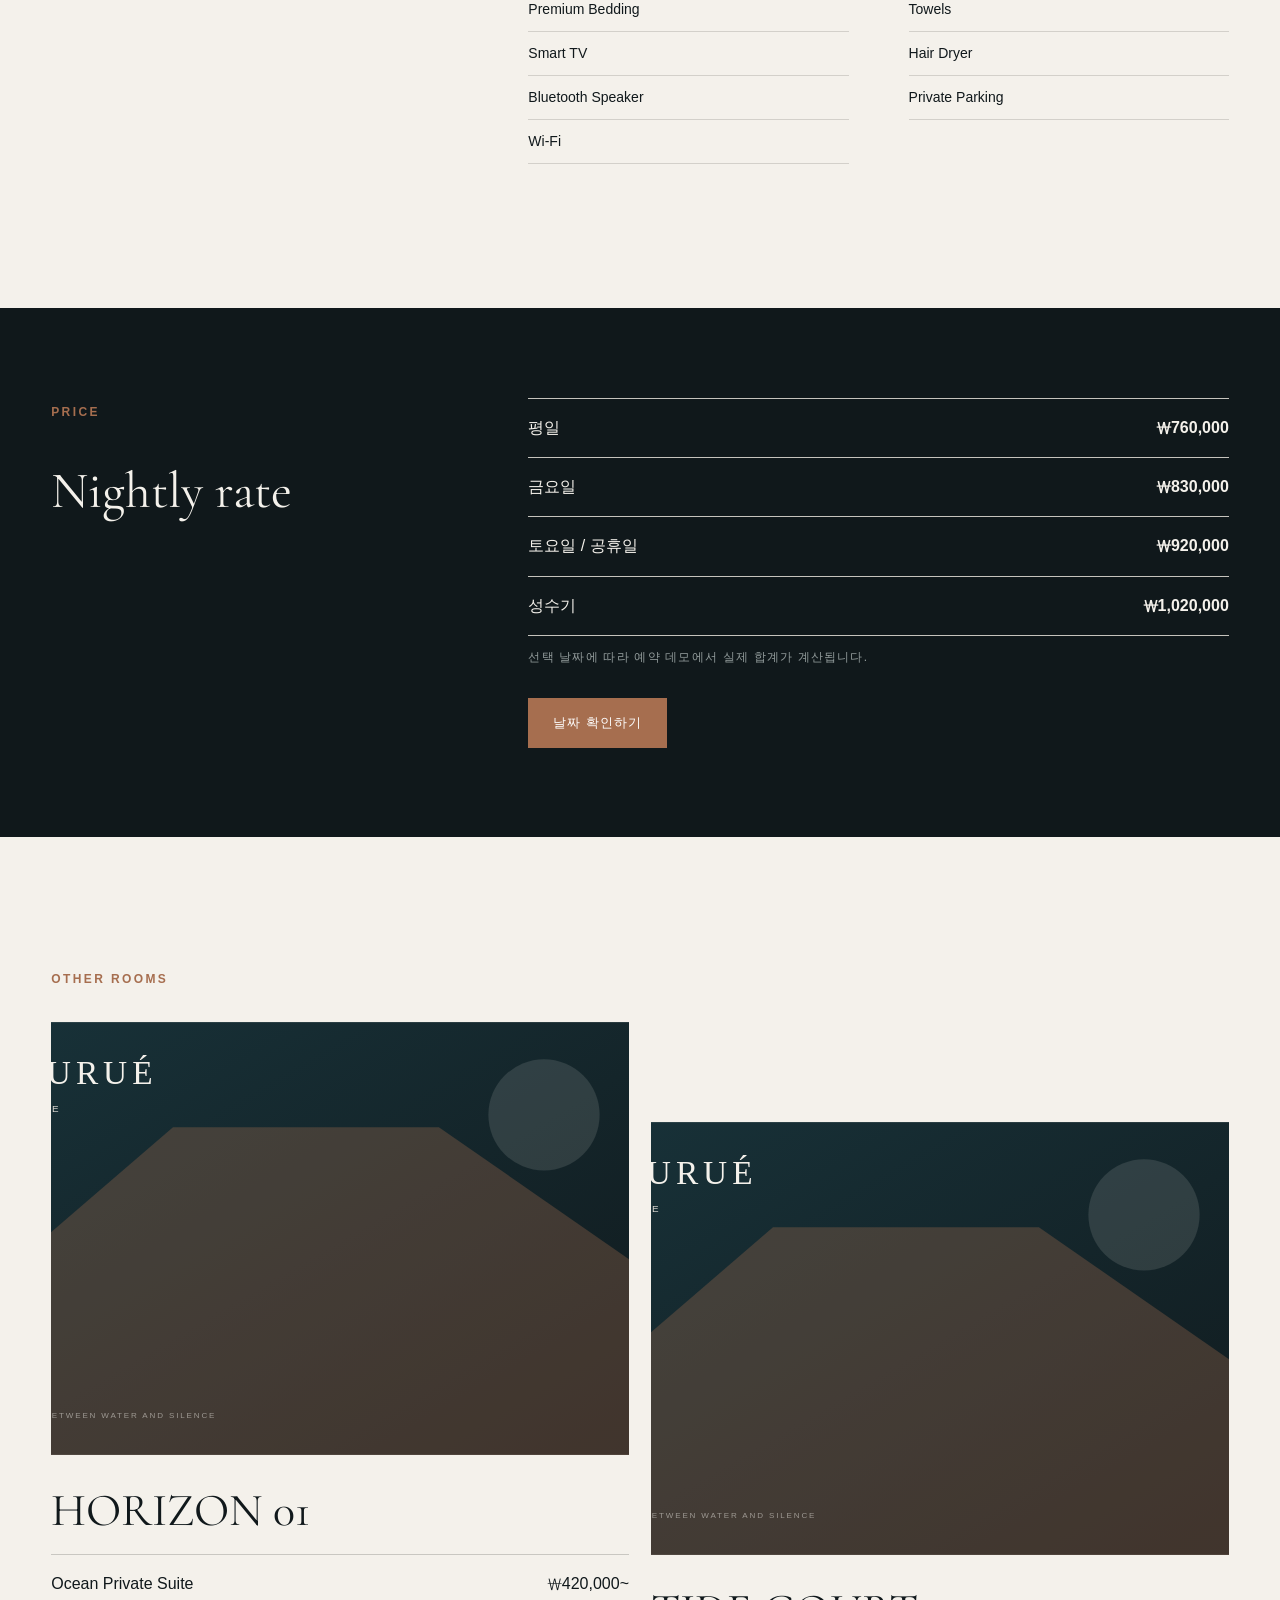
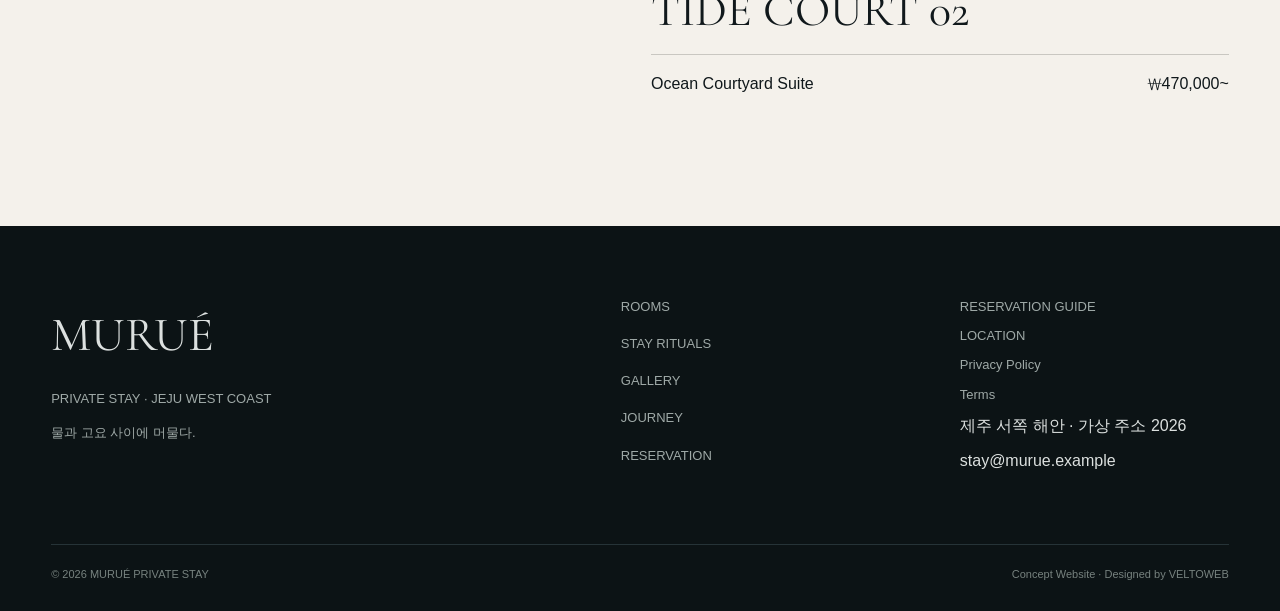
<file: room-house.html>
<!doctype html><html lang="ko"><head><meta charset="utf-8"><meta name="viewport" content="width=device-width,initial-scale=1,viewport-fit=cover"><meta name="description" content="MURUÉ PRIVATE STAY — 제주 서쪽 해안의 가상 프라이빗 스테이. VELTOWEB concept portfolio."><title>MURUÉ HOUSE 04 · MURUÉ</title><link rel="stylesheet" href="assets/css/style.css"><link rel="stylesheet" href="assets/css/responsive.css"></head><body data-inner="true" data-room="house"><header id="site-header" class="site-header"></header><main id="room-detail"></main><div class="sticky-room-bar"></div><footer id="site-footer"></footer><div class="lightbox" id="lightbox" role="dialog" aria-modal="true" aria-label="이미지 전체보기"><button class="lb-close" aria-label="닫기">×</button><button class="lb-prev" aria-label="이전">←</button><img class="lb-img" alt="갤러리 전체보기"><button class="lb-next" aria-label="다음">→</button><div class="lb-count"></div></div><script src="assets/js/data.js"></script><script src="assets/js/main.js"></script></body></html>
</file>
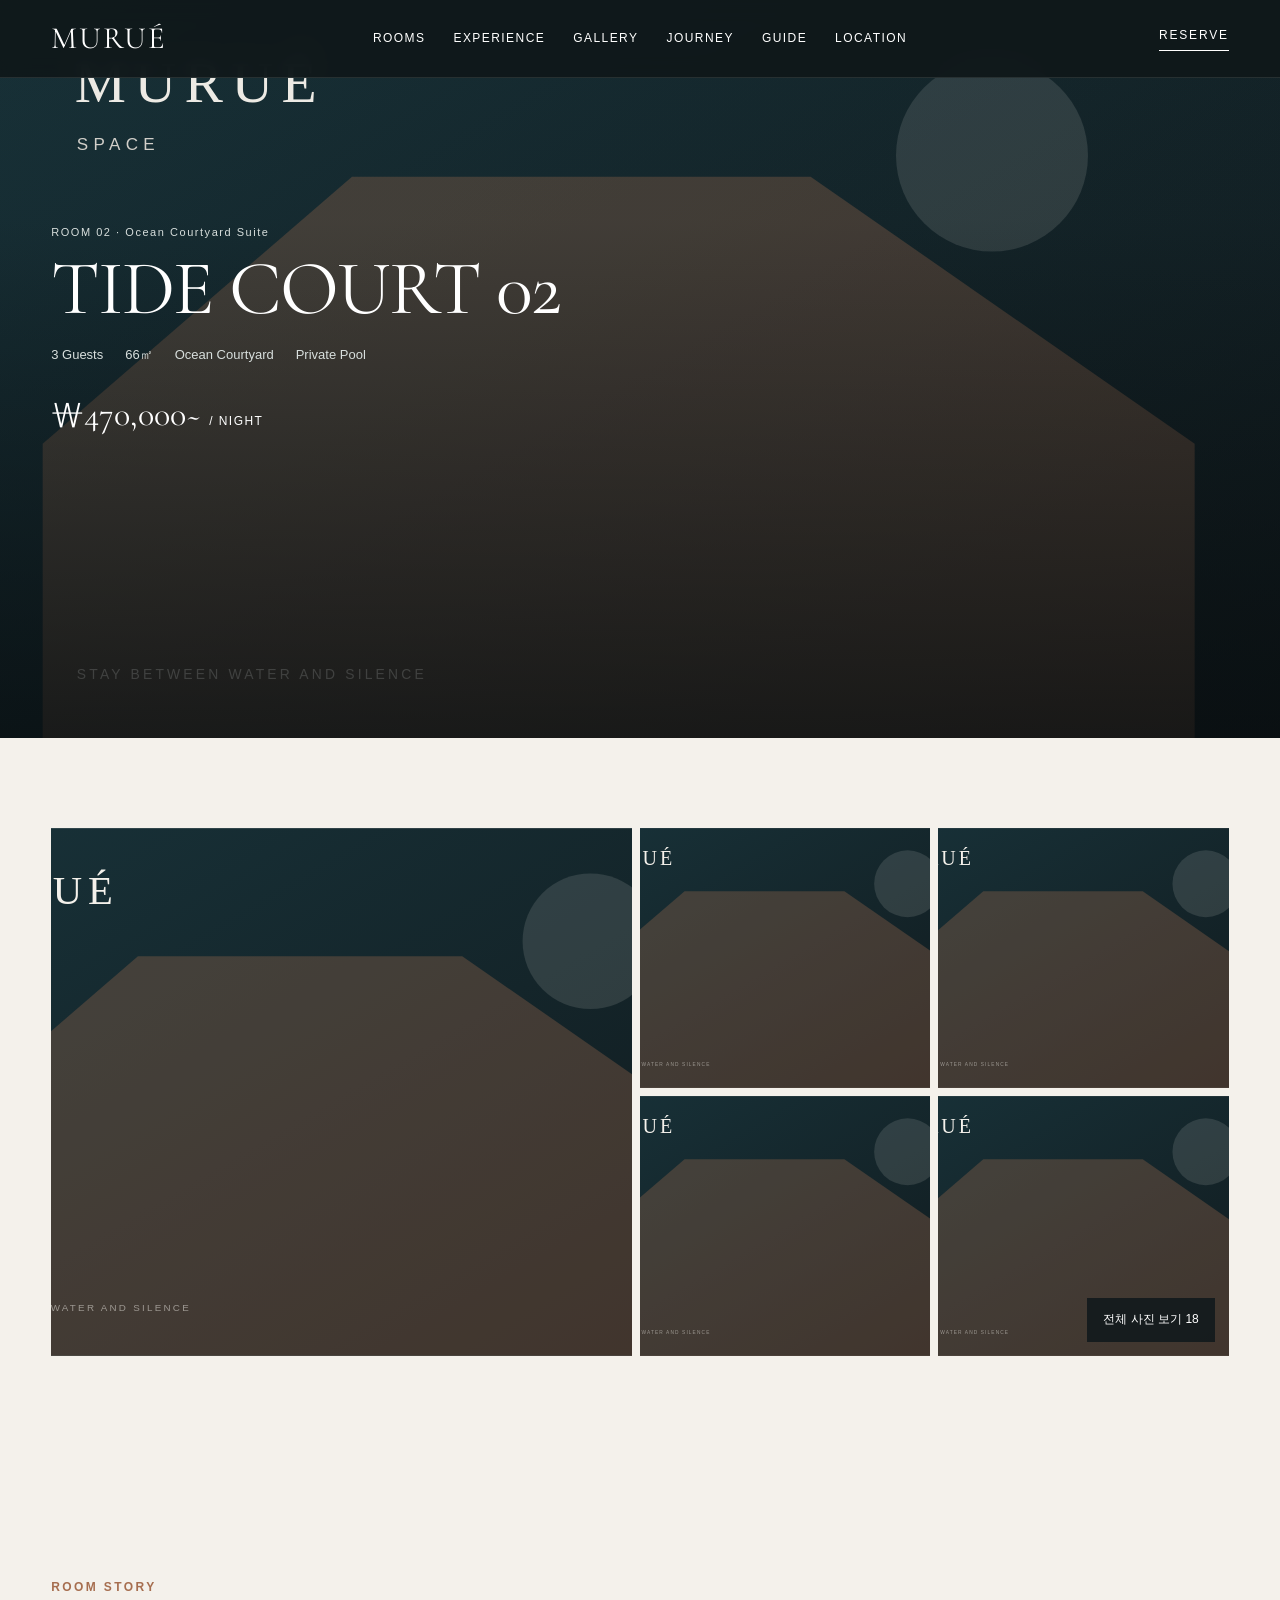
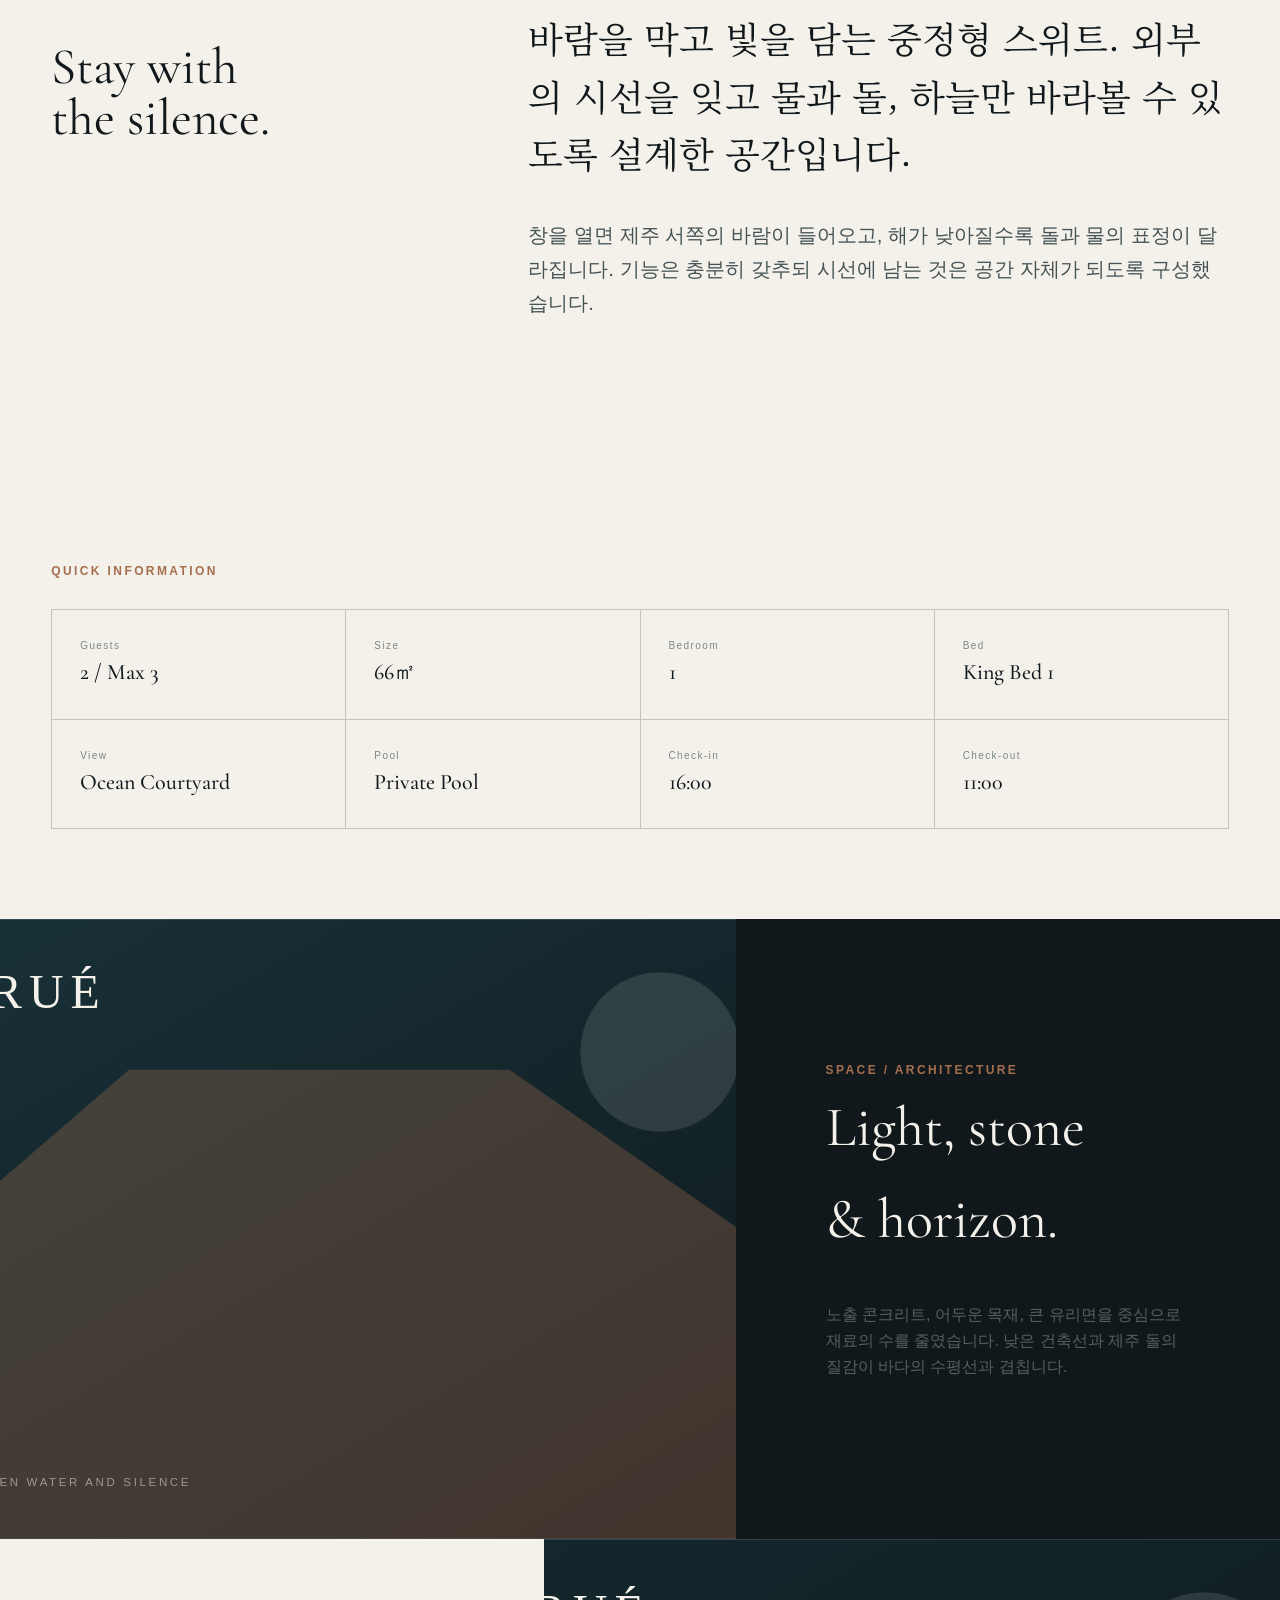
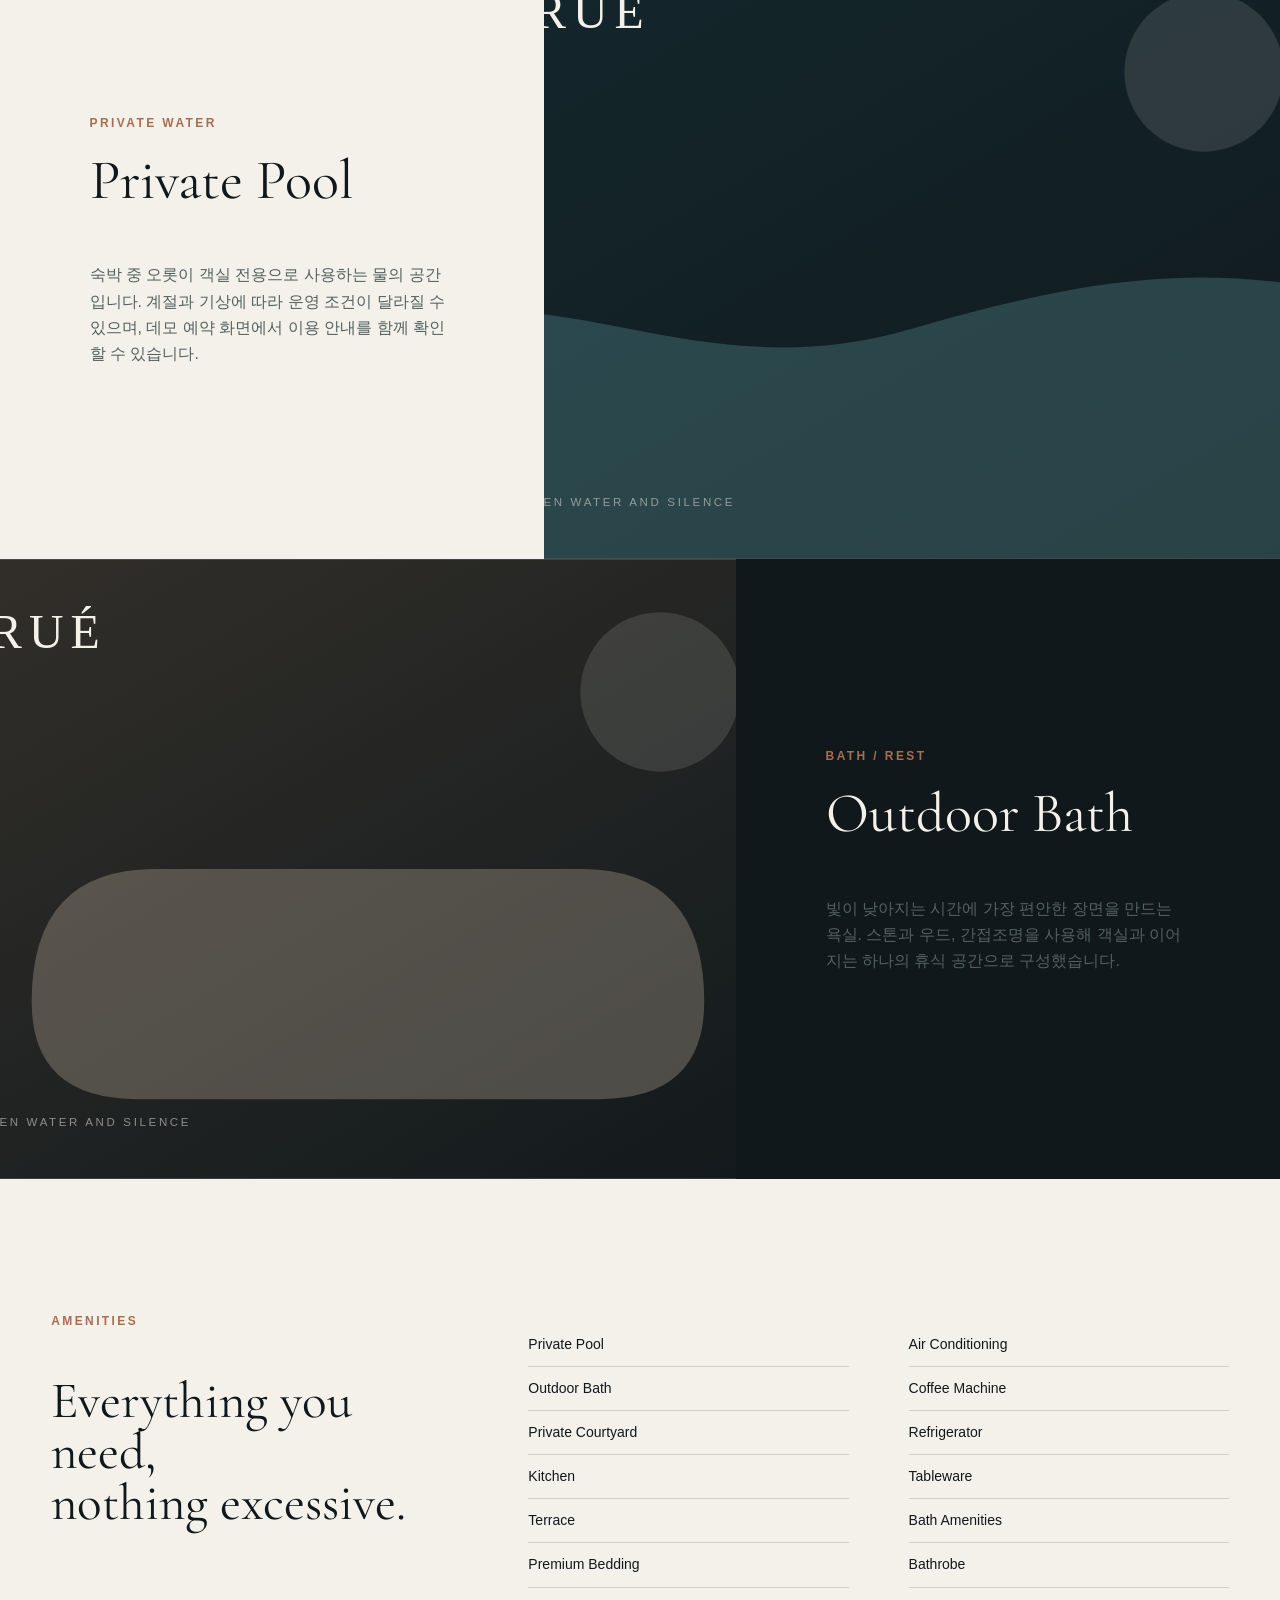
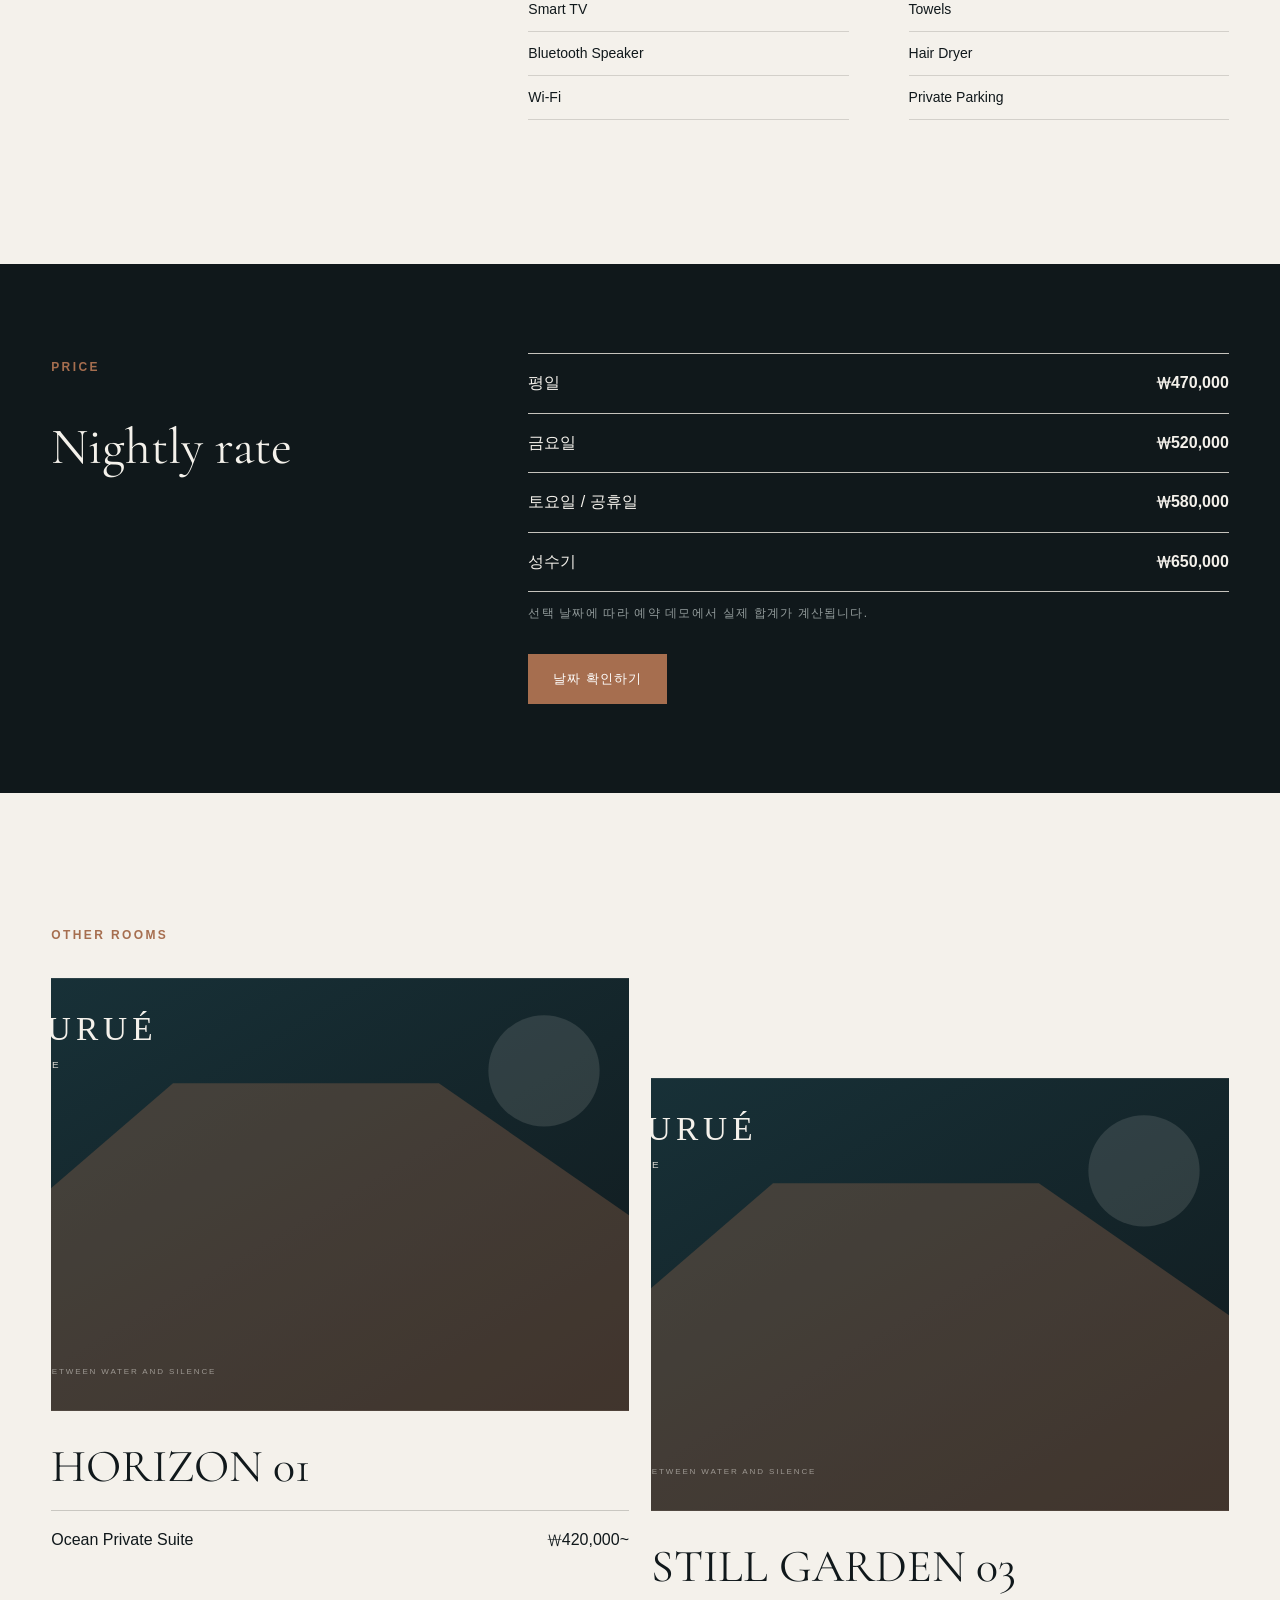
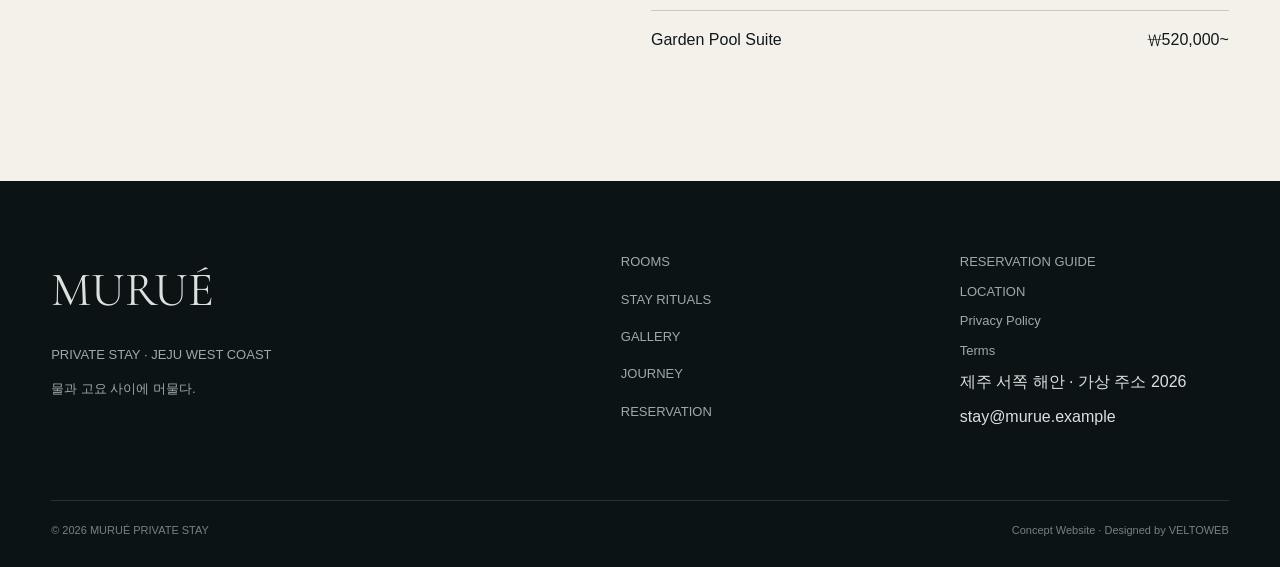
<file: room-tide.html>
<!doctype html><html lang="ko"><head><meta charset="utf-8"><meta name="viewport" content="width=device-width,initial-scale=1,viewport-fit=cover"><meta name="description" content="MURUÉ PRIVATE STAY — 제주 서쪽 해안의 가상 프라이빗 스테이. VELTOWEB concept portfolio."><title>TIDE COURT 02 · MURUÉ</title><link rel="stylesheet" href="assets/css/style.css"><link rel="stylesheet" href="assets/css/responsive.css"></head><body data-inner="true" data-room="tide"><header id="site-header" class="site-header"></header><main id="room-detail"></main><div class="sticky-room-bar"></div><footer id="site-footer"></footer><div class="lightbox" id="lightbox" role="dialog" aria-modal="true" aria-label="이미지 전체보기"><button class="lb-close" aria-label="닫기">×</button><button class="lb-prev" aria-label="이전">←</button><img class="lb-img" alt="갤러리 전체보기"><button class="lb-next" aria-label="다음">→</button><div class="lb-count"></div></div><script src="assets/js/data.js"></script><script src="assets/js/main.js"></script></body></html>
</file>
<file: assets/css/style.css>
@import url('https://fonts.googleapis.com/css2?family=Cormorant+Garamond:wght@400;500;600&family=Noto+Serif+KR:wght@400;500&display=swap');
:root{--dark:#10181B;--ink:#183239;--light:#F4F1EB;--stone:#D8D5CF;--muted:#929B9B;--copper:#A66E4F;--white:#fff;--max:1500px;--pad:clamp(20px,4vw,68px);--serif:'Cormorant Garamond','Times New Roman',serif;--sans:Pretendard,-apple-system,BlinkMacSystemFont,'Segoe UI','Noto Sans KR',sans-serif;--krserif:'Noto Serif KR','Batang',serif}
*{box-sizing:border-box}html{scroll-behavior:smooth}body{margin:0;background:var(--light);color:var(--dark);font-family:var(--sans);line-height:1.65;overflow-x:hidden}body.lock{overflow:hidden}a{color:inherit;text-decoration:none}button,input,select,textarea{font:inherit;color:inherit}button{cursor:pointer}img{display:block;width:100%;height:100%;object-fit:cover;background:#c9ceca}.wrap{width:min(calc(100% - var(--pad)*2),var(--max));margin:auto}.section{padding:clamp(80px,10vw,160px) 0}.section-sm{padding:clamp(55px,7vw,100px) 0}.dark{background:var(--dark);color:var(--light)}.ink{background:var(--ink);color:var(--light)}.eyebrow{font-size:12px;letter-spacing:.2em;text-transform:uppercase;color:var(--copper);font-weight:600}.display{font-family:var(--serif);font-size:clamp(52px,9vw,142px);font-weight:400;line-height:.82;letter-spacing:-.03em}.display-md{font-family:var(--serif);font-size:clamp(42px,6vw,92px);line-height:.95;font-weight:400;letter-spacing:-.025em}.title{font-family:var(--serif);font-size:clamp(36px,4vw,64px);line-height:1;font-weight:400}.lead{font-size:clamp(17px,1.6vw,22px);max-width:740px;color:#455355}.dark .lead{color:#c9d0cf}.kr-serif{font-family:var(--krserif)}.muted{color:var(--muted)}.rule{border-top:1px solid rgba(16,24,27,.18)}.dark .rule{border-color:rgba(255,255,255,.16)}
.btn{display:inline-flex;align-items:center;justify-content:center;gap:14px;min-height:50px;padding:0 24px;border:1px solid currentColor;background:transparent;letter-spacing:.08em;font-size:13px;transition:.3s}.btn:hover{background:var(--dark);color:var(--light);border-color:var(--dark)}.dark .btn:hover{background:var(--light);color:var(--dark);border-color:var(--light)}.btn.solid{background:var(--dark);color:var(--light);border-color:var(--dark)}.btn.copper{background:var(--copper);border-color:var(--copper);color:#fff}.link-arrow{display:inline-flex;gap:16px;align-items:center;font-size:13px;letter-spacing:.12em;text-transform:uppercase}.link-arrow:after{content:'→';transition:transform .25s}.link-arrow:hover:after{transform:translateX(5px)}
.site-header{height:78px;display:flex;align-items:center;position:fixed;left:0;right:0;top:0;z-index:100;color:white;transition:.35s;border-bottom:1px solid transparent}.site-header.solid,.site-header.inner{background:rgba(16,24,27,.96);backdrop-filter:blur(10px);border-color:rgba(255,255,255,.1)}.header-inner{width:min(calc(100% - var(--pad)*2),var(--max));margin:auto;display:grid;grid-template-columns:1fr auto 1fr;align-items:center;gap:28px}.brand{font-family:var(--serif);font-size:31px;letter-spacing:.06em}.nav{display:flex;gap:28px;font-size:12px;letter-spacing:.12em}.reserve-top{justify-self:end;border-bottom:1px solid currentColor;font-size:12px;letter-spacing:.15em;padding-bottom:5px}.menu-trigger{display:none;background:none;border:0;color:white;letter-spacing:.14em;font-size:12px}.nav-overlay{position:fixed;inset:0;background:var(--dark);color:var(--light);z-index:120;display:grid;place-items:center;opacity:0;pointer-events:none;transition:.35s}.nav-overlay.open{opacity:1;pointer-events:auto}.overlay-close{position:absolute;right:var(--pad);top:28px;background:none;border:0;color:inherit;font-size:13px;letter-spacing:.14em}.overlay-nav{display:grid;text-align:center;gap:9px}.overlay-nav a{font-family:var(--serif);font-size:clamp(38px,8vw,68px);line-height:1}.overlay-meta{position:absolute;bottom:30px;display:flex;gap:26px;font-size:12px;color:#9daba8}
.hero{height:100svh;min-height:720px;position:relative;color:white;overflow:hidden;background:#26383d}.hero-media{position:absolute;inset:0}.hero-media img{transform:scale(1.02);animation:herozoom 14s ease-out both}.hero:after{content:'';position:absolute;inset:0;background:linear-gradient(90deg,rgba(8,16,18,.58),rgba(8,16,18,.08) 65%,rgba(8,16,18,.18))}.hero-content{position:relative;z-index:2;height:100%;display:flex;flex-direction:column;justify-content:flex-end;padding-bottom:155px}.hero-kicker{letter-spacing:.24em;font-size:12px;margin-bottom:24px}.hero h1{margin:0;max-width:1060px}.hero-copy{display:flex;align-items:end;justify-content:space-between;gap:30px;margin-top:28px}.hero-copy p{margin:0;max-width:420px;font-size:16px}.hero-actions{display:flex;gap:10px}.hero .btn{color:#fff}.booking-bar{position:absolute;z-index:3;bottom:0;left:50%;transform:translateX(-50%);width:min(calc(100% - var(--pad)*2),var(--max));background:var(--light);color:var(--dark);display:grid;grid-template-columns:1fr 1fr .8fr 1fr;min-height:94px}.booking-field,.booking-submit{padding:20px 26px;border-right:1px solid #cbc9c3;display:flex;flex-direction:column;justify-content:center}.booking-field label{font-size:10px;letter-spacing:.18em;color:#697271}.booking-field strong{font-family:var(--serif);font-size:20px;font-weight:500;margin-top:5px}.booking-submit{border:0;background:var(--dark);color:var(--light);align-items:center;letter-spacing:.14em;font-size:12px}.booking-submit:hover{background:var(--ink)}
@keyframes herozoom{to{transform:scale(1.08)}}
.reveal{opacity:0;transform:translateY(28px);transition:opacity .8s ease,transform .8s ease}.reveal.in{opacity:1;transform:none}.split-intro{display:grid;grid-template-columns:1.05fr .95fr;gap:clamp(40px,8vw,140px);align-items:center}.portrait{aspect-ratio:4/5;overflow:hidden}.portrait img,.editorial-img img{transition:transform 1.1s ease}.portrait:hover img,.editorial-img:hover img{transform:scale(1.035)}.quote{font-family:var(--krserif);font-size:clamp(26px,3vw,48px);line-height:1.6;font-weight:400}.micro{font-size:12px;letter-spacing:.1em;color:var(--muted)}
.rooms-editorial{display:grid;gap:1px;background:#334247}.room-feature{background:var(--dark);color:var(--light);display:grid;grid-template-columns:1.35fr .65fr;min-height:680px}.room-feature:nth-child(even){grid-template-columns:.65fr 1.35fr}.room-feature:nth-child(even) .room-image{order:2}.room-image{min-height:620px;overflow:hidden}.room-image img{transition:transform .8s ease}.room-feature:hover .room-image img{transform:scale(1.025)}.room-info{padding:clamp(45px,6vw,100px);display:flex;flex-direction:column;justify-content:space-between}.room-no{font-family:var(--serif);font-size:26px;color:var(--copper)}.room-name{font-family:var(--serif);font-size:clamp(46px,5vw,78px);line-height:.9;font-weight:400}.room-type{color:#b5c0be}.room-meta{display:grid;grid-template-columns:1fr 1fr;gap:12px 20px;font-size:13px;color:#cdd3d1;border-top:1px solid #37484d;padding-top:24px}.price-big{font-family:var(--serif);font-size:34px;margin:22px 0}
.compare{overflow:hidden}.compare-head,.compare-row{display:grid;grid-template-columns:1.1fr repeat(4,1fr);border-bottom:1px solid rgba(16,24,27,.15)}.compare-head>div,.compare-row>div{padding:18px 12px}.compare-head{font-family:var(--serif);font-size:21px}.compare-row>div:first-child{font-size:11px;letter-spacing:.14em;color:#778280}.compare-mobile{display:none}.mosaic{display:grid;grid-template-columns:1.1fr .8fr .8fr;grid-auto-rows:230px;gap:12px}.mosaic .mitem{overflow:hidden}.mosaic .mitem:nth-child(1){grid-row:span 2}.mosaic .mitem:nth-child(4){grid-column:span 2}.mosaic img{transition:.6s}.mosaic .mitem:hover img{transform:scale(1.04)}
.moments{display:grid;grid-template-columns:repeat(12,minmax(0,1fr));grid-template-areas:
  'a a a a a a a b b b b b'
  'c c c c d d d d d d d d'
  '. t t t t t t t t . . .';gap:clamp(14px,1.8vw,28px);align-items:start;overflow:hidden}.moment{overflow:hidden;min-width:0;position:relative;background:#1a2528}.moment img{width:100%;height:100%;object-fit:cover;transition:transform .8s ease}.moment:hover img{transform:scale(1.025)}.moment:nth-child(1){grid-area:a;aspect-ratio:16/10}.moment:nth-child(2){grid-area:b;aspect-ratio:4/5}.moment:nth-child(3){grid-area:c;aspect-ratio:4/5}.moment:nth-child(4){grid-area:d;aspect-ratio:16/9}.moment-copy{grid-area:t;padding:clamp(32px,5vw,72px) 0 clamp(12px,2vw,28px);font-family:var(--krserif);font-size:clamp(28px,3vw,46px);line-height:1.55;max-width:900px}
.ritual-grid{display:grid;grid-template-columns:repeat(5,1fr);gap:1px;background:#334247}.ritual-card{background:var(--dark);padding-bottom:28px}.ritual-card .img{aspect-ratio:4/5;overflow:hidden}.ritual-card .body{padding:24px}.ritual-card h3{font-family:var(--serif);font-size:28px;margin:0}.ritual-card p{font-size:13px;color:#bec6c4}.ritual-card strong{font-weight:500;color:var(--light)}
.testimonials{display:grid;grid-template-columns:repeat(3,1fr);gap:1px;background:#c8c6c0}.note{background:var(--light);padding:48px}.note blockquote{margin:0 0 34px;font-family:var(--krserif);font-size:24px;line-height:1.65}.note small{color:#737d7b}.location-preview{display:grid;grid-template-columns:.8fr 1.2fr;min-height:620px}.map-art{background:var(--ink);position:relative;overflow:hidden;color:#f4f1eb}.map-art:before,.map-art:after{content:'';position:absolute;border:1px solid rgba(255,255,255,.22);border-radius:50%}.map-art:before{width:560px;height:560px;right:-160px;top:30px}.map-art:after{width:280px;height:280px;left:50px;bottom:-80px}.map-lines{position:absolute;inset:0;background:repeating-linear-gradient(123deg,transparent 0 72px,rgba(255,255,255,.08) 73px 74px)}.map-pin{position:absolute;left:53%;top:43%;width:18px;height:18px;background:var(--copper);border-radius:50%;box-shadow:0 0 0 10px rgba(166,110,79,.15)}.map-label{position:absolute;left:calc(53% + 30px);top:40%;font-family:var(--serif);font-size:28px}.location-copy{padding:clamp(50px,7vw,110px);background:#e9e5de;display:flex;flex-direction:column;justify-content:center}
.footer{background:#0c1315;color:#dce0df;padding:70px 0 28px}.footer-grid{display:grid;grid-template-columns:1.3fr .7fr .7fr;gap:70px}.footer h2{font-family:var(--serif);font-size:48px;font-weight:400;margin:0 0 12px}.footer p,.footer a{font-size:13px;color:#9fa9a7}.footer-links{display:grid;gap:8px}.footer-bottom{margin-top:70px;padding-top:20px;border-top:1px solid #263337;display:flex;justify-content:space-between;font-size:11px;color:#77827f}
.page-hero{height:min(82vh,820px);min-height:560px;position:relative;color:white;display:flex;align-items:end;background:#27373b}.page-hero img{position:absolute;inset:0}.page-hero:after{content:'';position:absolute;inset:0;background:linear-gradient(0deg,rgba(7,12,14,.7),rgba(7,12,14,.03) 70%)}.page-hero .wrap{position:relative;z-index:2;padding-bottom:72px}.page-hero h1{margin:12px 0 18px}.crumb{font-size:11px;letter-spacing:.14em;color:#d7dedc}.page-intro{display:grid;grid-template-columns:.7fr 1.3fr;gap:100px}.page-intro p{font-size:18px;max-width:760px}.listing{display:grid;grid-template-columns:1fr 1fr;gap:60px 22px}.listing-card .img{aspect-ratio:4/3;overflow:hidden}.listing-card h2{font-family:var(--serif);font-size:46px;font-weight:400;margin:18px 0 5px}.listing-card .line{display:flex;justify-content:space-between;border-top:1px solid #c9c7c1;padding-top:16px}.listing-card:nth-child(even){margin-top:100px}
.room-hero-meta{display:flex;gap:22px;flex-wrap:wrap;color:#d8dfdd;font-size:13px}.room-gallery-preview{display:grid;grid-template-columns:2fr 1fr 1fr;grid-template-rows:260px 260px;gap:8px}.room-gallery-preview .g:first-child{grid-row:span 2}.g{position:relative;overflow:hidden}.gallery-all{position:absolute;right:14px;bottom:14px;z-index:2;background:rgba(16,24,27,.86);color:white;border:0;padding:12px 16px;font-size:12px}.story-grid{display:grid;grid-template-columns:.7fr 1.3fr;gap:100px}.story-grid .quote{font-size:36px}.quick-info{display:grid;grid-template-columns:repeat(4,1fr);border-top:1px solid #c5c3bd;border-left:1px solid #c5c3bd}.quick-info .q{padding:28px;border-right:1px solid #c5c3bd;border-bottom:1px solid #c5c3bd}.q label{display:block;font-size:10px;letter-spacing:.14em;color:#7d8785}.q strong{font-family:var(--serif);font-size:22px;font-weight:500}.feature-band{display:grid;grid-template-columns:1.15fr .85fr;min-height:620px}.feature-band.reverse{grid-template-columns:.85fr 1.15fr}.feature-band.reverse .editorial-img{order:2}.feature-copy{padding:clamp(45px,7vw,110px);display:flex;flex-direction:column;justify-content:center}.feature-copy h3{font-family:var(--serif);font-size:56px;font-weight:400;margin:0 0 20px}.feature-copy p{max-width:520px;color:#53615f}.amenity-list{columns:2;column-gap:60px;list-style:none;padding:0}.amenity-list li{padding:10px 0;border-bottom:1px solid #d3d0ca;font-size:14px}.price-box{border-top:1px solid #c5c3bd}.price-row{display:grid;grid-template-columns:1fr 1fr;padding:16px 0;border-bottom:1px solid #c5c3bd}.price-row strong{text-align:right}.sticky-room-bar{display:none}.lightbox{position:fixed;inset:0;background:rgba(4,8,9,.97);z-index:180;display:none;color:#fff}.lightbox.open{display:flex;align-items:center;justify-content:center}.lb-img{max-width:82vw;max-height:78vh;width:auto;height:auto;object-fit:contain;background:transparent}.lb-close,.lb-prev,.lb-next{position:absolute;background:none;border:0;color:#fff;font-size:24px}.lb-close{top:22px;right:28px}.lb-prev{left:24px;top:50%}.lb-next{right:24px;top:50%}.lb-count{position:absolute;bottom:22px;font-size:12px;letter-spacing:.16em}
.gallery-filter{display:flex;gap:24px;flex-wrap:wrap;margin-bottom:35px}.filter-btn{background:none;border:0;padding:8px 0;font-size:12px;letter-spacing:.14em;color:#6f7b79}.filter-btn.active{color:var(--dark);border-bottom:1px solid var(--dark)}.gallery-grid{columns:3;column-gap:12px}.gallery-item{break-inside:avoid;margin:0 0 12px;overflow:hidden;cursor:pointer}.gallery-item:nth-child(4n+1){aspect-ratio:4/5}.gallery-item:nth-child(4n+2){aspect-ratio:1/1}.gallery-item:nth-child(4n+3){aspect-ratio:16/10}.gallery-item:nth-child(4n+4){aspect-ratio:3/4}.gallery-item.hidden{display:none}.gallery-item img{transition:.5s}.gallery-item:hover img{transform:scale(1.03)}
.journey-grid{display:grid;grid-template-columns:repeat(3,1fr);gap:36px 18px}.journey-card .img{aspect-ratio:4/3}.journey-card h3{font-family:var(--serif);font-size:34px;margin:16px 0 2px}.journey-card p{font-size:14px;color:#5f6a68}.itinerary{display:grid;grid-template-columns:1fr 1fr;gap:80px}.day h3{font-family:var(--serif);font-size:48px;font-weight:400}.timeline-row{display:grid;grid-template-columns:80px 1fr;padding:16px 0;border-top:1px solid #c9c7c1}.timeline-row time{font-family:var(--serif);font-size:20px}.timeline-row span{font-size:14px}.accordion{border-top:1px solid #bdbbb5}.acc{border-bottom:1px solid #bdbbb5}.acc-btn{width:100%;padding:24px 0;border:0;background:none;text-align:left;display:flex;justify-content:space-between;font-size:15px}.acc-btn:after{content:'+';font-size:20px}.acc.open .acc-btn:after{content:'−'}.acc-panel{max-height:0;overflow:hidden;transition:max-height .35s ease}.acc-panel p{margin:0 0 24px;color:#596664;max-width:840px}.contact-grid{display:grid;grid-template-columns:repeat(4,1fr);gap:1px;background:#c9c7c1}.contact-item{background:var(--light);padding:32px}.contact-item strong{display:block;font-family:var(--serif);font-size:26px;font-weight:500}
/* Reservation */
.res-wrap{display:grid;grid-template-columns:1.45fr .55fr;gap:34px;align-items:start}.steps{display:flex;gap:8px;margin-bottom:38px;overflow:auto}.step-pill{white-space:nowrap;padding:9px 14px;border:1px solid #c6c4be;font-size:11px;letter-spacing:.08em}.step-pill.active{background:var(--dark);color:#fff;border-color:var(--dark)}.res-panel{display:none}.res-panel.active{display:block}.res-panel h2{font-family:var(--serif);font-size:52px;font-weight:400;margin:0 0 28px}.calendar-wrap{display:grid;grid-template-columns:1fr 1fr;gap:18px}.cal{border:1px solid #cbc8c1;padding:18px}.cal-head{display:flex;justify-content:space-between;align-items:center;margin-bottom:14px}.cal-head strong{font-family:var(--serif);font-size:23px}.cal-nav{background:none;border:0}.week,.days{display:grid;grid-template-columns:repeat(7,1fr);gap:4px}.week span{text-align:center;font-size:10px;color:#8b9693}.day-btn{aspect-ratio:1;border:0;background:transparent;font-size:12px;position:relative}.day-btn:hover:not(:disabled){outline:1px solid #82908d}.day-btn:disabled{color:#c2c4c1;text-decoration:line-through}.day-btn.sold:after{content:'';width:4px;height:4px;border-radius:50%;background:#a66e4f;position:absolute;bottom:5px;left:50%;transform:translateX(-50%)}.day-btn.selected{background:var(--dark);color:#fff}.day-btn.range{background:#dce1de}.date-summary{display:flex;gap:28px;margin-top:20px;padding:22px 0;border-top:1px solid #c9c7c1}.date-summary label{font-size:10px;letter-spacing:.14em;color:#7f8987;display:block}.guest-row{display:flex;justify-content:space-between;align-items:center;padding:22px 0;border-bottom:1px solid #c9c7c1}.counter{display:flex;align-items:center;gap:18px}.counter button{width:36px;height:36px;border:1px solid #b9b7b1;background:none}.room-choice{display:grid;grid-template-columns:180px 1fr auto;gap:22px;align-items:center;padding:18px 0;border-bottom:1px solid #c9c7c1}.room-choice img{height:120px}.room-choice h3{font-family:var(--serif);font-size:30px;margin:0}.choice-price{text-align:right}.option-list{display:grid;gap:8px}.option{display:grid;grid-template-columns:110px 1fr auto;gap:20px;align-items:center;border-bottom:1px solid #c9c7c1;padding:12px 0}.option img{height:82px}.option h4{margin:0}.option input{width:18px;height:18px}.summary-card{position:sticky;top:102px;background:#e8e4dc;padding:26px}.summary-card h3{font-family:var(--serif);font-size:34px;margin:0 0 18px;font-weight:400}.srow{display:flex;justify-content:space-between;gap:20px;padding:10px 0;border-bottom:1px solid #c8c4bc;font-size:13px}.srow.total{font-size:18px;font-weight:700;border-top:1px solid var(--dark);border-bottom:0;margin-top:14px}.res-actions{display:flex;justify-content:space-between;margin-top:30px}.form-grid{display:grid;grid-template-columns:1fr 1fr;gap:18px}.field{display:grid;gap:7px}.field.full{grid-column:1/-1}.field label{font-size:11px;letter-spacing:.1em}.field input,.field textarea{border:1px solid #bdbbb5;background:transparent;padding:14px;min-height:50px}.field textarea{min-height:130px;resize:vertical}.error{color:#9d4b38;font-size:12px}.success-modal{position:fixed;inset:0;background:rgba(8,13,15,.78);z-index:200;display:none;place-items:center;padding:20px}.success-modal.open{display:grid}.success-box{background:var(--light);max-width:600px;padding:55px}.success-box h2{font-family:var(--serif);font-size:50px;font-weight:400;margin:0}.demo-note{font-size:12px;color:#6b7674;border-top:1px solid #cbc8c1;margin-top:24px;padding-top:18px}
@media(max-width:1100px){.nav{display:none}.menu-trigger{display:block;justify-self:end}.reserve-top{display:none}.header-inner{grid-template-columns:1fr auto}.room-feature,.room-feature:nth-child(even){grid-template-columns:1fr}.room-feature:nth-child(even) .room-image{order:0}.ritual-grid{grid-template-columns:repeat(2,1fr)}.res-wrap{grid-template-columns:1fr}.summary-card{position:relative;top:auto}.journey-grid{grid-template-columns:1fr 1fr}.footer-grid{grid-template-columns:1fr 1fr}.footer-grid>div:first-child{grid-column:1/-1}}
@media(max-width:1100px) and (min-width:768px){.moments{grid-template-areas:'a a a a a a b b b b b b' 'c c c c c d d d d d d d' 't t t t t t t t t t t t';gap:16px}.moment:nth-child(1),.moment:nth-child(4){aspect-ratio:4/3}.moment:nth-child(2),.moment:nth-child(3){aspect-ratio:4/5}.moment-copy{padding:42px 0 18px;max-width:760px}}
@media(max-width:767px){:root{--pad:20px}.site-header{height:68px}.brand{font-size:27px}.hero{min-height:680px}.hero-content{padding-bottom:180px}.hero h1{font-size:clamp(50px,16vw,76px)}.hero-copy{display:block}.hero-copy p{margin-bottom:18px}.hero-actions{flex-wrap:wrap}.booking-bar{grid-template-columns:1fr 1fr;min-height:130px}.booking-field{padding:13px 14px}.booking-field:nth-child(3){border-top:1px solid #cbc9c3}.booking-submit{padding:14px;border-top:1px solid #cbc9c3}.section{padding:78px 0}.split-intro,.page-intro,.story-grid,.feature-band,.feature-band.reverse,.location-preview{grid-template-columns:1fr;gap:28px}.page-intro{gap:20px}.portrait{aspect-ratio:4/5}.room-image{min-height:450px}.room-info{padding:38px 22px}.room-meta{grid-template-columns:1fr}.compare-desktop{display:none}.compare-mobile{display:grid;gap:9px}.compare-card{border:1px solid #c8c5bf}.compare-card button{width:100%;background:none;border:0;padding:16px;text-align:left;font-family:var(--serif);font-size:22px;display:flex;justify-content:space-between}.compare-card .inside{display:none;padding:0 16px 16px}.compare-card.open .inside{display:grid;grid-template-columns:1fr 1fr;gap:10px;font-size:13px}.mosaic{grid-template-columns:1fr 1fr;grid-auto-rows:160px}.mosaic .mitem:nth-child(1){grid-row:span 2}.mosaic .mitem:nth-child(4){grid-column:span 1}.moments{display:grid;grid-template-columns:1fr;grid-template-areas:'a' 'b' 'c' 'd' 't';gap:12px;overflow:visible}.moment{margin:0!important;aspect-ratio:4/3!important}.moment:nth-child(2),.moment:nth-child(3){aspect-ratio:4/5!important}.moment-copy{padding:34px 0 4px;max-width:none}.ritual-grid{grid-template-columns:1fr}.testimonials{grid-template-columns:1fr}.listing{grid-template-columns:1fr}.listing-card:nth-child(even){margin-top:0}.listing-card h2{font-size:40px}.page-hero{height:70svh;min-height:520px}.page-hero .wrap{padding-bottom:40px}.room-gallery-preview{grid-template-columns:1.3fr .7fr;grid-template-rows:190px 190px}.room-gallery-preview .g:first-child{grid-row:span 2}.room-gallery-preview .g:nth-child(n+4){display:none}.quick-info{grid-template-columns:1fr 1fr}.feature-band.reverse .editorial-img{order:0}.feature-band .editorial-img{min-height:420px}.amenity-list{columns:1}.sticky-room-bar{position:fixed;left:0;right:0;bottom:0;background:rgba(16,24,27,.97);color:#fff;z-index:90;display:flex;align-items:center;justify-content:space-between;padding:12px max(18px,env(safe-area-inset-left)) calc(12px + env(safe-area-inset-bottom));transform:translateY(120%);transition:.3s}.sticky-room-bar.show{transform:none}.sticky-room-bar.hidden{display:none}.gallery-grid{columns:2}.journey-grid,.itinerary{grid-template-columns:1fr}.contact-grid{grid-template-columns:1fr 1fr}.footer-grid{grid-template-columns:1fr}.footer-grid>div:first-child{grid-column:auto}.footer-bottom{display:block}.calendar-wrap{grid-template-columns:1fr}.cal:nth-child(2){display:none}.room-choice{grid-template-columns:105px 1fr}.room-choice img{height:100px}.room-choice .choice-price{grid-column:2;text-align:left}.option{grid-template-columns:78px 1fr auto}.form-grid{grid-template-columns:1fr}.field.full{grid-column:auto}.success-box{padding:32px 24px}.lightbox .lb-img{max-width:94vw;max-height:72vh}.lb-prev{left:6px}.lb-next{right:6px}.hero .btn{min-height:44px;padding:0 16px}.display-md{font-size:clamp(42px,12vw,64px)}}
@media(max-width:390px){.booking-field strong{font-size:16px}.display{font-size:50px}.room-name{font-size:42px}.quick-info .q{padding:19px 13px}.contact-grid{grid-template-columns:1fr}.gallery-grid{columns:1}.room-gallery-preview{grid-template-columns:1fr;grid-template-rows:330px}.room-gallery-preview .g:first-child{grid-row:auto}.room-gallery-preview .g:not(:first-child){display:none}.mosaic{grid-template-columns:1fr;grid-auto-rows:260px}.mosaic .mitem:nth-child(1){grid-row:auto}.hero-actions .btn{width:100%}}
@media(prefers-reduced-motion:reduce){html{scroll-behavior:auto}*,*:before,*:after{animation-duration:.001ms!important;transition-duration:.001ms!important;scroll-behavior:auto!important}.reveal{opacity:1;transform:none}}
</file>
<file: assets/css/responsive.css>
/* Responsive rules are consolidated in style.css for predictable offline deployment. */
</file>
